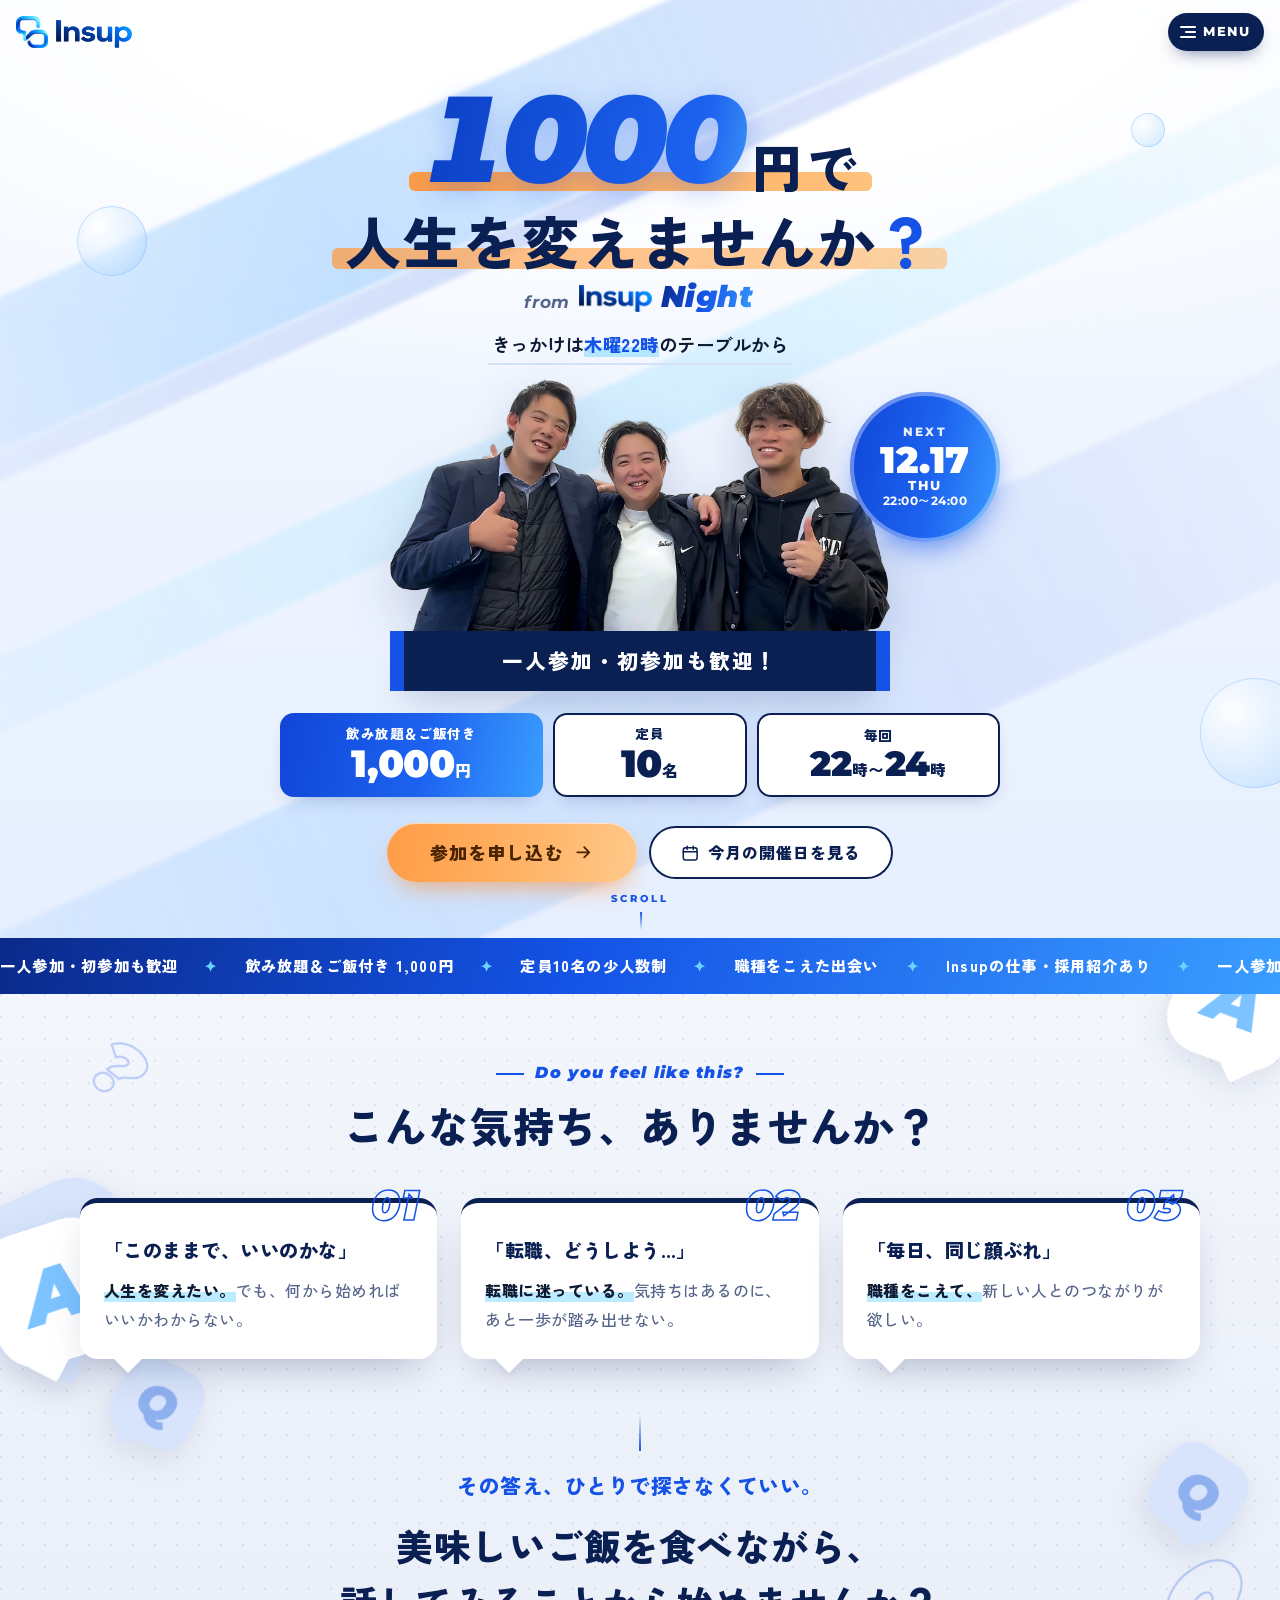
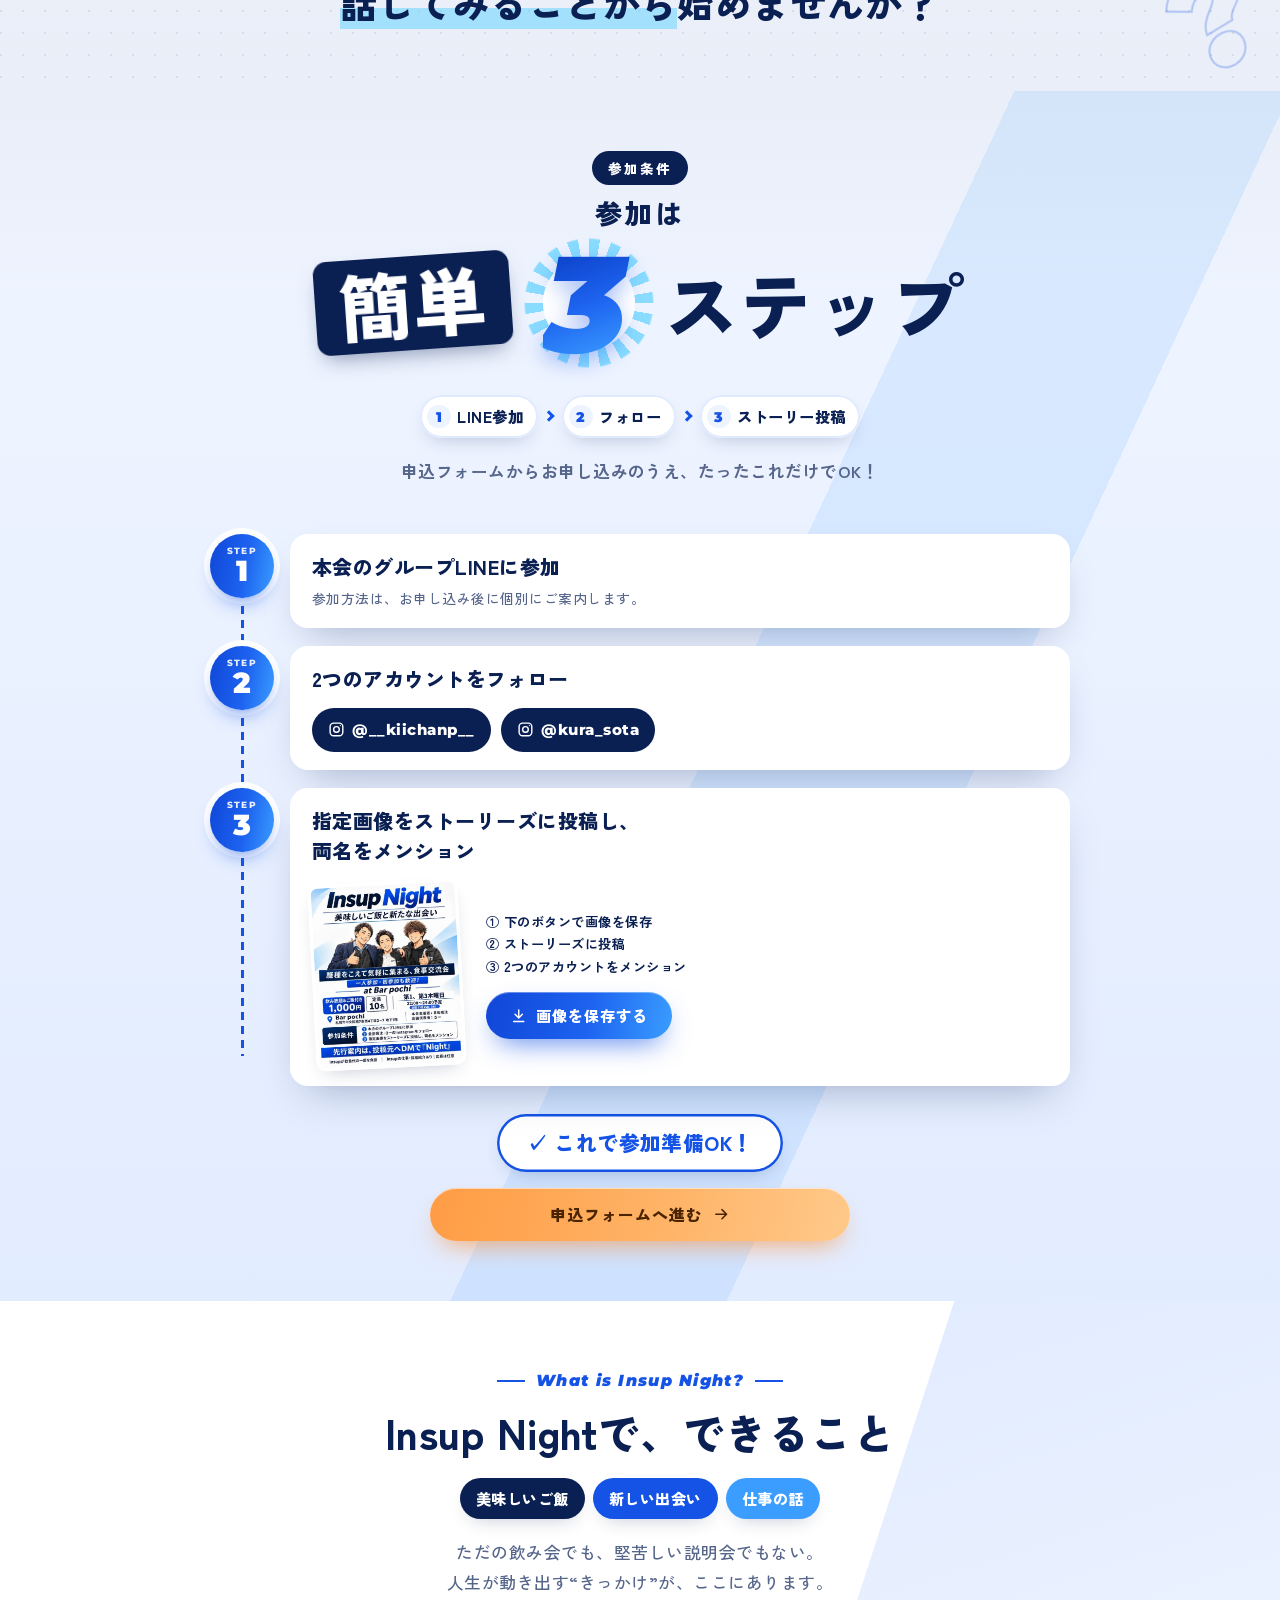
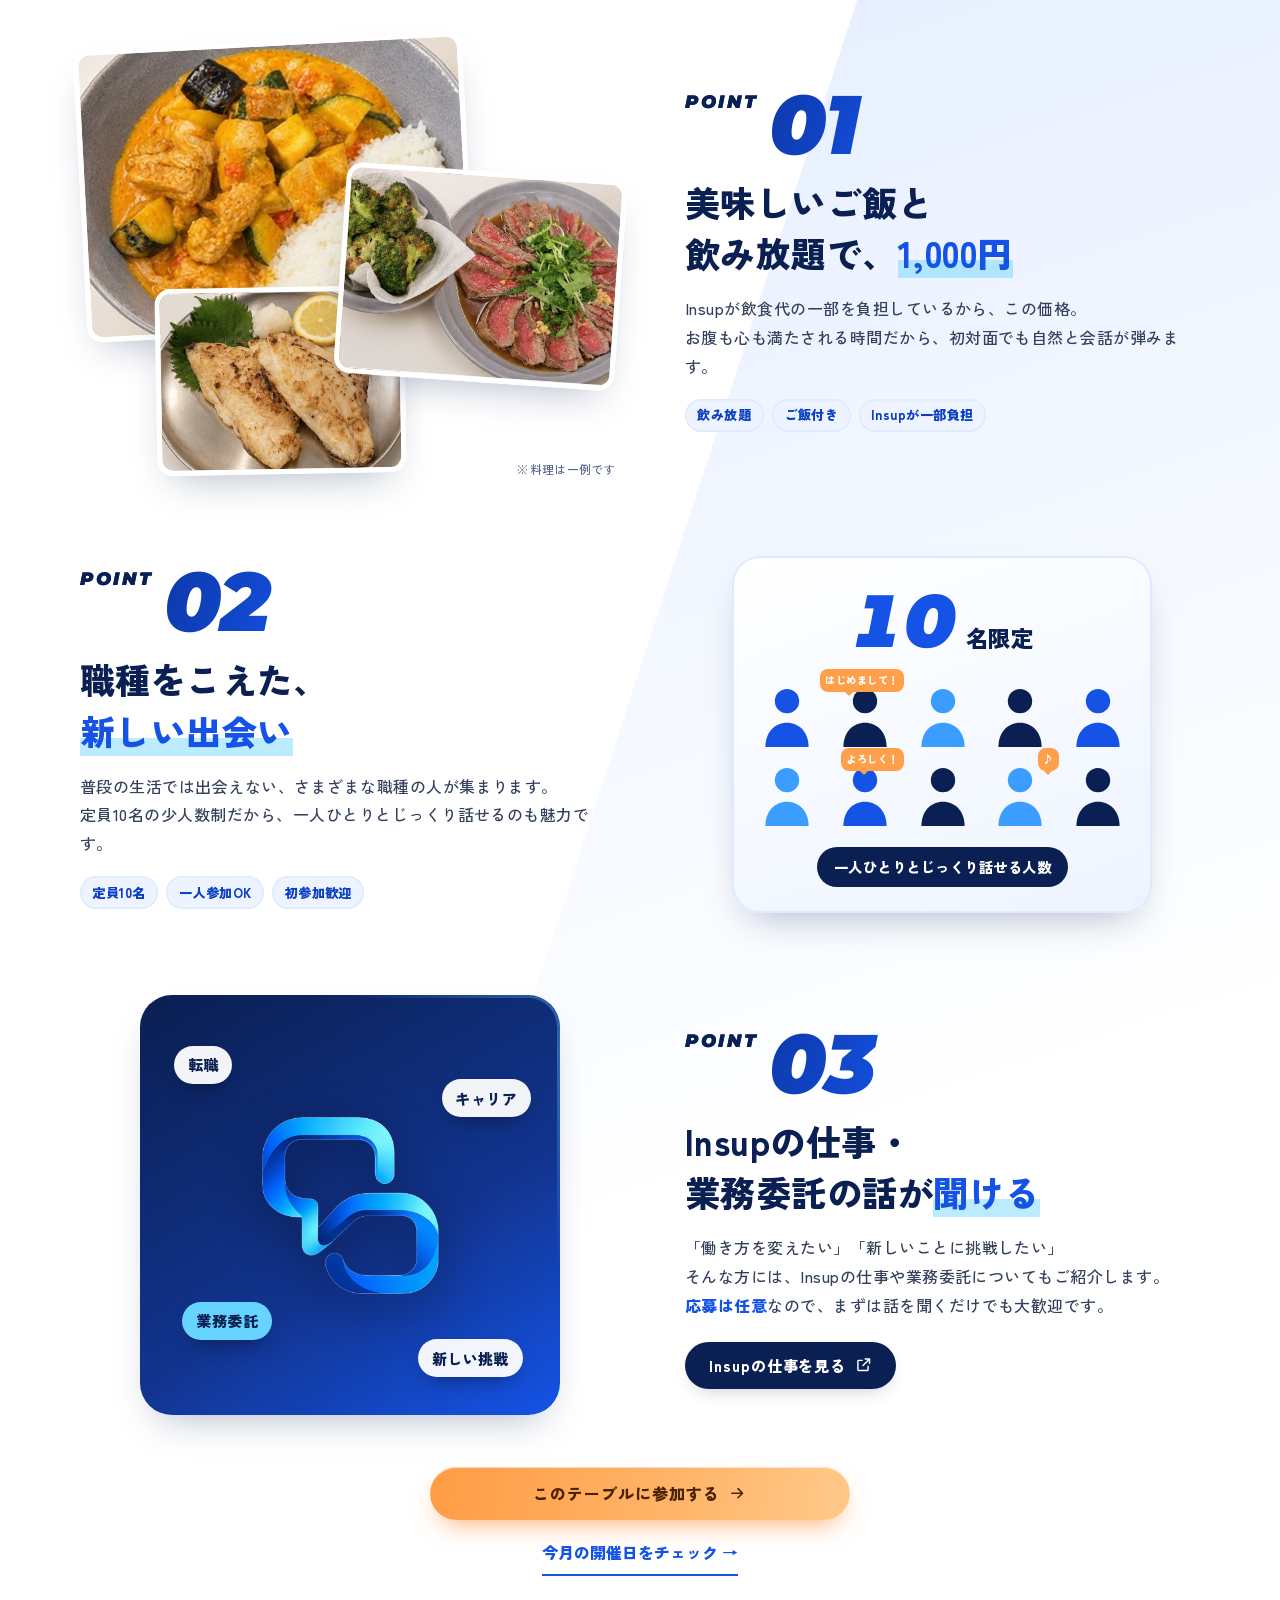
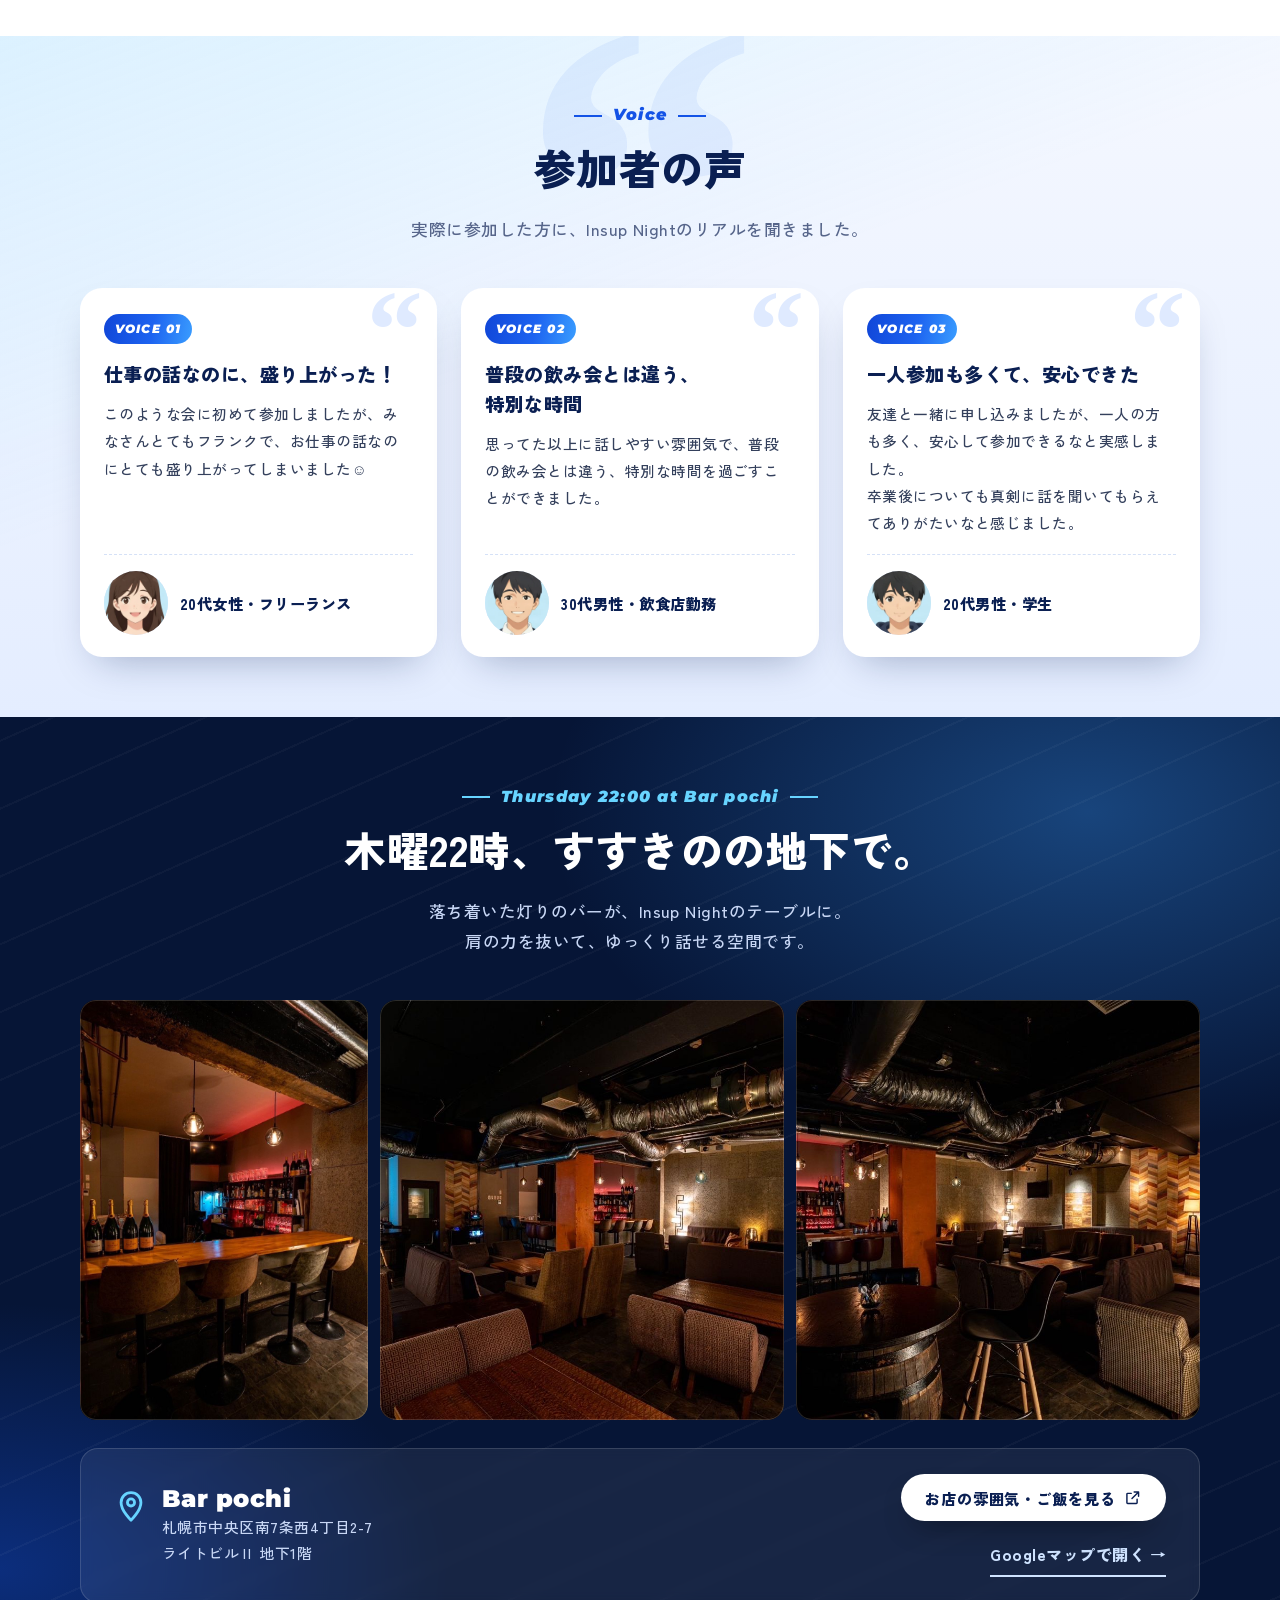
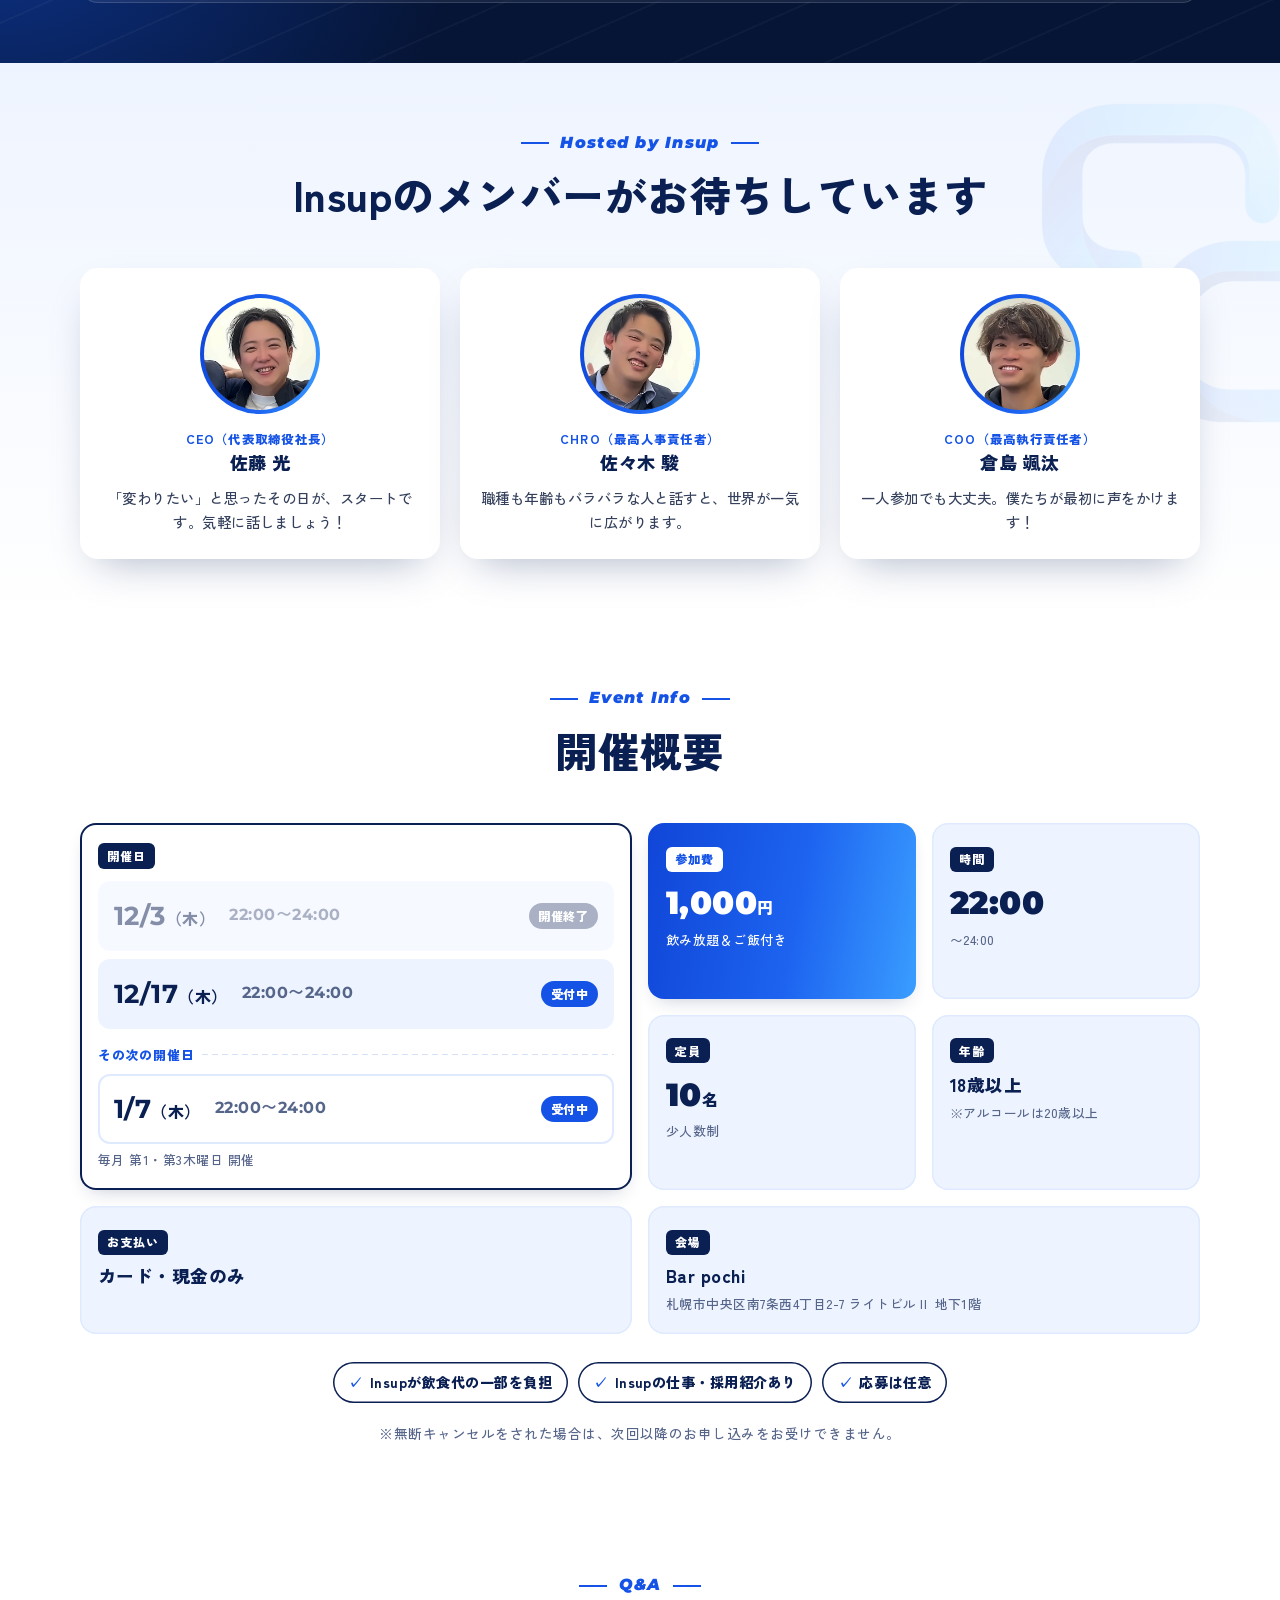
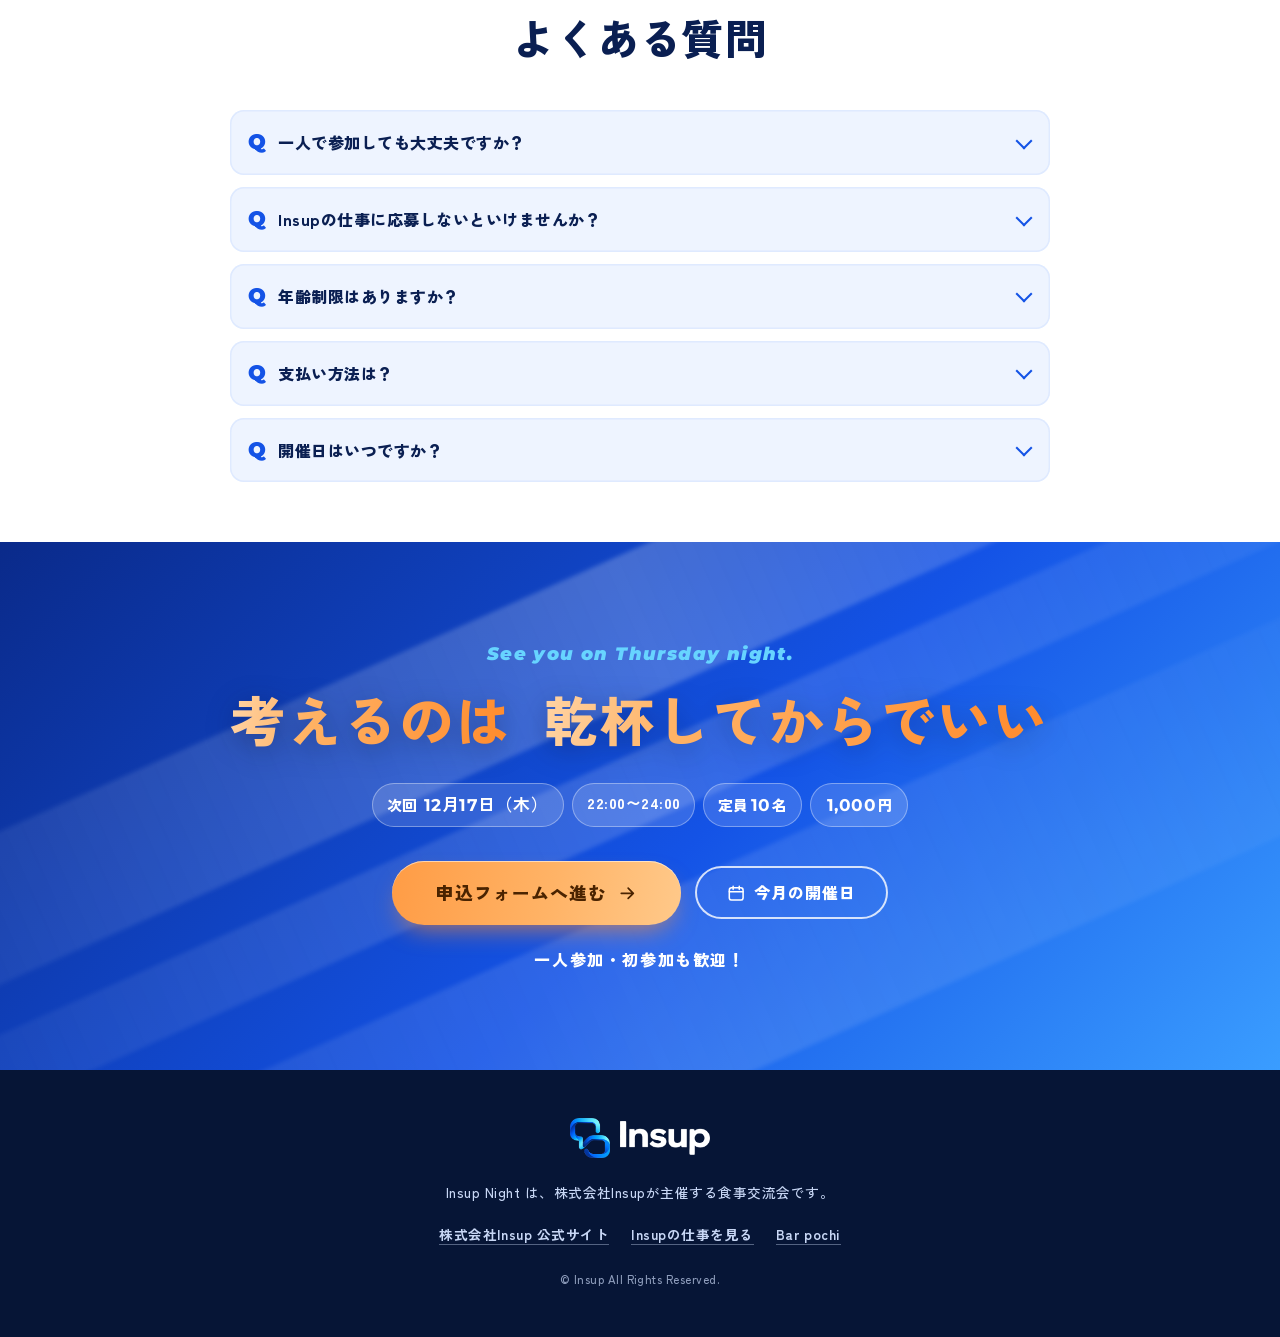
<file: index.html>
<!DOCTYPE html>
<html lang="ja">
<head>
  <meta charset="UTF-8">
  <meta name="viewport" content="width=device-width, initial-scale=1, viewport-fit=cover">
  <title>Insup Night | 1000円で人生を変えませんか？</title>
  <meta name="description" content="Insup Nightは、職種をこえて気軽に集まる食事交流会。飲み放題＆ご飯付きで1,000円、定員10名。人生を変えたい方、転職に迷っている方、新しいつながりが欲しい方へ。会場はすすきの・Bar pochi。">
  <meta name="theme-color" content="#0a1f52">
  <meta property="og:type" content="website">
  <meta property="og:title" content="Insup Night | 1000円で人生を変えませんか？">
  <meta property="og:description" content="飲み放題＆ご飯付き1,000円・定員10名。きっかけは木曜22時のテーブルから。">
  <meta property="og:url" content="https://night.insup.co.jp/">
  <meta property="og:site_name" content="Insup Night">
  <meta property="og:locale" content="ja_JP">
  <meta property="og:image" content="https://night.insup.co.jp/assets/img/og.jpg">
  <meta property="og:image:width" content="1200">
  <meta property="og:image:height" content="630">
  <meta name="twitter:card" content="summary_large_image">
  <meta name="twitter:image" content="https://night.insup.co.jp/assets/img/og.jpg">
  <link rel="canonical" href="https://night.insup.co.jp/">
  <link rel="icon" href="assets/img/insup-logo-mark.webp">
  <link rel="preconnect" href="https://fonts.googleapis.com">
  <link rel="preconnect" href="https://fonts.gstatic.com" crossorigin>
  <link href="https://fonts.googleapis.com/css2?family=Montserrat:ital,wght@0,700;0,800;0,900;1,800;1,900&family=Zen+Kaku+Gothic+New:wght@500;700;900&display=swap" rel="stylesheet">
  <link rel="stylesheet" href="assets/css/style.css">
</head>
<body>

  <!-- ============ HEADER ============ -->
  <header class="header" id="header">
    <a href="#top" class="header__logo" aria-label="Insup Night トップへ">
      <img src="assets/img/insup-logo-mark.webp" alt="" class="header__mark" width="40" height="40">
      <img src="assets/img/insup-logo-type.webp" alt="Insup" class="header__type" width="96" height="36">
    </a>
    <div class="header__actions">
      <button type="button" class="menu-btn js-menu-open" aria-expanded="false" aria-controls="site-menu">
        <span class="menu-btn__bars" aria-hidden="true"><i></i><i></i><i></i></span>
        <span class="menu-btn__label">MENU</span>
      </button>
    </div>
  </header>

  <!-- ============ MENU（目次） ============ -->
  <nav class="menu" id="site-menu" aria-label="ページ内メニュー" hidden>
    <div class="menu__overlay js-menu-close"></div>
    <div class="menu__panel">
      <div class="menu__head">
        <p class="menu__title">MENU</p>
        <button type="button" class="menu__close js-menu-close" aria-label="メニューを閉じる"><span></span><span></span></button>
      </div>
      <ul class="menu__list">
        <li style="--i:0"><a href="#worry" class="js-menu-link"><small>Do you feel like this?</small><span>こんな気持ち、ありませんか？</span></a></li>
        <li style="--i:1"><a href="#steps" class="js-menu-link"><small>How to Join</small><span>参加は簡単3ステップ</span></a></li>
        <li style="--i:2"><a href="#point" class="js-menu-link"><small>What is Insup Night?</small><span>Insup Nightでできること</span></a></li>
        <li style="--i:3"><a href="#voice" class="js-menu-link"><small>Voice</small><span>参加者の声</span></a></li>
        <li style="--i:4"><a href="#place" class="js-menu-link"><small>Place</small><span>会場（Bar pochi）</span></a></li>
        <li style="--i:5"><a href="#members" class="js-menu-link"><small>Members</small><span>Insupメンバー紹介</span></a></li>
        <li style="--i:6"><a href="#info" class="js-menu-link"><small>Event Info</small><span>開催概要</span></a></li>
        <li style="--i:7"><a href="#faq" class="js-menu-link"><small>Q&amp;A</small><span>よくある質問</span></a></li>
      </ul>
      <div class="menu__actions">
        <button type="button" class="btn btn--line-white btn--md btn--block js-open-dates js-menu-link">
          <svg class="ico" viewBox="0 0 24 24" aria-hidden="true"><rect x="3" y="5" width="18" height="16" rx="3"/><path d="M3 10h18M8 3v4M16 3v4"/></svg>
          <span>今月の開催日</span>
        </button>
        <a href="#apply" class="btn btn--cta btn--lg btn--block js-apply js-menu-link"><span>参加を申し込む</span><svg class="ico ico--arrow" viewBox="0 0 24 24" aria-hidden="true"><path d="M5 12h14M13 6l6 6-6 6"/></svg></a>
      </div>
    </div>
  </nav>

  <main id="top">

    <!-- ============ 起：HERO ============ -->
    <section class="hero" aria-labelledby="hero-title">
      <div class="hero__bg" aria-hidden="true">
        <span class="streak streak--1"></span>
        <span class="streak streak--2"></span>
        <span class="streak streak--3"></span>
        <span class="streak streak--4"></span>
        <span class="bubble bubble--1"></span>
        <span class="bubble bubble--2"></span>
        <span class="bubble bubble--3"></span>
      </div>

      <div class="hero__inner">
        <h1 class="kv" id="hero-title" aria-label="1000円で人生を変えませんか？">
          <span class="kv__line1" aria-hidden="true">
            <span class="kv__price"><span class="kv__num js-count" data-to="1000">1000</span><span class="kv__yen">円</span></span><span class="kv__de">で</span>
          </span>
          <span class="kv__line2" aria-hidden="true"><span class="kv__marker"></span><span class="kv__ch" style="--i:0">人</span><span class="kv__ch" style="--i:1">生</span><span class="kv__ch" style="--i:2">を</span><span class="kv__ch" style="--i:3">変</span><span class="kv__ch" style="--i:4">え</span><span class="kv__ch" style="--i:5">ま</span><span class="kv__ch" style="--i:6">せ</span><span class="kv__ch" style="--i:7">ん</span><span class="kv__ch" style="--i:8">か</span><span class="kv__ch kv__ch--q" style="--i:9">？</span></span>
        </h1>

        <p class="kv-from">
          <span class="kv-from__by">from</span>
          <img src="assets/img/insup-logo-type.webp" alt="Insup" class="kv-from__insup" width="300" height="113">
          <span class="kv-from__night">Night</span>
        </p>

        <p class="hero__catch anim-up" style="--d:1.5s">
          <span class="hero__catch-sub">きっかけは<em>木曜22時</em>のテーブルから</span>
        </p>

        <div class="hero__visual anim-up" style="--d:.9s">
          <div class="hero__next" aria-live="polite">
            <span class="hero__next-label">NEXT</span>
            <span class="hero__next-date js-next-date">—</span>
            <span class="hero__next-time">22:00〜24:00</span>
          </div>
          <img src="assets/img/hero-people.webp" alt="笑顔でサムズアップするInsupのメンバー3人" class="hero__people" width="1640" height="833">
          <div class="hero__band">
            <span>一人参加・初参加も歓迎！</span>
          </div>
        </div>

        <ul class="hero__badges anim-up" style="--d:1s">
          <li class="badge badge--price">
            <span class="badge__label">飲み放題＆ご飯付き</span>
            <span class="badge__value"><b>1,000</b>円</span>
          </li>
          <li class="badge">
            <span class="badge__label">定員</span>
            <span class="badge__value"><b>10</b>名</span>
          </li>
          <li class="badge">
            <span class="badge__label">毎回</span>
            <span class="badge__value badge__value--time"><b>22</b>時〜<b>24</b>時</span>
          </li>
        </ul>

        <div class="hero__cta anim-up" style="--d:1.1s" id="hero-cta">
          <a href="#apply" class="btn btn--cta btn--xl js-apply">
            <span>参加を申し込む</span>
            <svg class="ico ico--arrow" viewBox="0 0 24 24" aria-hidden="true"><path d="M5 12h14M13 6l6 6-6 6"/></svg>
          </a>
          <button type="button" class="btn btn--outline btn--lg js-open-dates">
            <svg class="ico" viewBox="0 0 24 24" aria-hidden="true"><rect x="3" y="5" width="18" height="16" rx="3"/><path d="M3 10h18M8 3v4M16 3v4"/></svg>
            <span>今月の開催日を見る</span>
          </button>
        </div>
      </div>

      <a href="#worry" class="hero__scroll" aria-label="下へスクロール"><span>SCROLL</span></a>
    </section>

    <!-- ticker -->
    <div class="ticker" aria-hidden="true">
      <div class="ticker__track">
        <span>一人参加・初参加も歓迎</span><i>✦</i>
        <span>飲み放題＆ご飯付き 1,000円</span><i>✦</i>
        <span>定員10名の少人数制</span><i>✦</i>
        <span>職種をこえた出会い</span><i>✦</i>
        <span>Insupの仕事・採用紹介あり</span><i>✦</i>
        <span>一人参加・初参加も歓迎</span><i>✦</i>
        <span>飲み放題＆ご飯付き 1,000円</span><i>✦</i>
        <span>定員10名の少人数制</span><i>✦</i>
        <span>職種をこえた出会い</span><i>✦</i>
        <span>Insupの仕事・採用紹介あり</span><i>✦</i>
      </div>
    </div>

    <!-- ============ 承：WORRY ============ -->
    <section class="sec worry" id="worry" aria-labelledby="worry-title">
      <div class="worry__bg js-qa-bg" aria-hidden="true">
        <span class="qa qa--q" style="--top:5%;--side:-28px;--s:clamp(96px,26vw,170px);--pd:0s" data-speed="-0.55" data-rot="22"><span class="qa__in">Q</span></span>
        <span class="qa qa--a qa--r" style="--top:9%;--side:-18px;--s:clamp(76px,20vw,124px);--pd:.12s" data-speed="0.4" data-rot="-18"><span class="qa__in">A</span></span>
        <span class="qa qa--x" style="--top:2%;--side:44%;--s:clamp(44px,11vw,64px);--pd:.24s" data-speed="0.9" data-rot="40"><span class="qa__in">?</span></span>
        <span class="qa qa--q qa--r" style="--top:36%;--side:3%;--s:clamp(56px,15vw,88px);--pd:.36s" data-speed="-0.7" data-rot="-30"><span class="qa__in">Q</span></span>
        <span class="qa qa--x" style="--top:30%;--side:6%;--s:clamp(52px,13vw,80px);--pd:.3s" data-speed="0.6" data-rot="-35"><span class="qa__in">?</span></span>
        <span class="qa qa--a" style="--top:54%;--side:-14px;--s:clamp(84px,22vw,136px);--pd:.48s" data-speed="0.5" data-rot="16"><span class="qa__in">A</span></span>
        <span class="qa qa--x qa--r" style="--top:64%;--side:-8px;--s:clamp(90px,24vw,150px);--pd:.6s" data-speed="-0.35" data-rot="28"><span class="qa__in">?</span></span>
        <span class="qa qa--q" style="--top:84%;--side:9%;--s:clamp(58px,15vw,84px);--pd:.72s" data-speed="0.75" data-rot="-24"><span class="qa__in">Q</span></span>
        <span class="qa qa--a qa--r" style="--top:88%;--side:12%;--s:clamp(64px,17vw,100px);--pd:.84s" data-speed="-0.5" data-rot="20"><span class="qa__in">A</span></span>
      </div>
      <div class="container">
        <header class="sec-head reveal">
          <p class="sec-head__en">Do you feel like this?</p>
          <h2 class="sec-head__ja" id="worry-title">こんな気持ち、<br class="sp">ありませんか？</h2>
        </header>

        <ul class="worry__list">
          <li class="worry-card reveal">
            <span class="worry-card__no">01</span>
            <p class="worry-card__quote">「このままで、いいのかな」</p>
            <p class="worry-card__text"><mark>人生を変えたい。</mark>でも、何から始めればいいかわからない。</p>
          </li>
          <li class="worry-card reveal" style="--d:.1s">
            <span class="worry-card__no">02</span>
            <p class="worry-card__quote">「転職、どうしよう…」</p>
            <p class="worry-card__text"><mark>転職に迷っている。</mark>気持ちはあるのに、あと一歩が踏み出せない。</p>
          </li>
          <li class="worry-card reveal" style="--d:.2s">
            <span class="worry-card__no">03</span>
            <p class="worry-card__quote">「毎日、同じ顔ぶれ」</p>
            <p class="worry-card__text"><mark>職種をこえて、</mark>新しい人とのつながりが欲しい。</p>
          </li>
        </ul>

        <div class="worry__answer reveal">
          <p class="worry__answer-lead">その答え、<br class="sp">ひとりで探さなくていい。</p>
          <p class="worry__answer-main">美味しいご飯を食べながら、<br><span class="hl">話してみることから</span><br class="sp">始めませんか？</p>
        </div>
      </div>
    </section>

    <!-- ============ 承：STEPS（参加は簡単3ステップ）============ -->
    <section class="sec steps" id="steps" aria-labelledby="steps-title">
      <div class="container">
        <header class="easy reveal">
          <p class="easy__label">参加条件</p>
          <h2 class="easy__title" id="steps-title" aria-label="参加は簡単3ステップ">
            <span class="easy__pre" aria-hidden="true">参加は</span>
            <span class="easy__main" aria-hidden="true">
              <span class="easy__kantan">簡単</span>
              <span class="easy__three"><span class="easy__burst"></span><b>3</b></span>
              <span class="easy__step">ステップ</span>
            </span>
          </h2>
          <ol class="easy__flow" aria-hidden="true">
            <li style="--n:0"><span>1</span>LINE参加</li>
            <li style="--n:1"><span>2</span>フォロー</li>
            <li style="--n:2"><span>3</span>ストーリー投稿</li>
          </ol>
          <p class="easy__lead">申込フォームからお申し込みのうえ、<br class="sp">たったこれだけでOK！</p>
        </header>

        <ol class="steps__list">
          <li class="step reveal">
            <span class="step__no"><small>STEP</small>1</span>
            <div class="step__body">
              <h3 class="step__title">本会のグループLINEに参加</h3>
              <p class="step__note">参加方法は、お申し込み後に個別にご案内します。</p>
            </div>
          </li>
          <li class="step reveal" style="--d:.1s">
            <span class="step__no"><small>STEP</small>2</span>
            <div class="step__body">
              <h3 class="step__title">2つのアカウントをフォロー</h3>
              <div class="ig-list">
                <a href="https://www.instagram.com/__kiichanp__/" class="ig-btn" target="_blank" rel="noopener">
                  <svg class="ico" viewBox="0 0 24 24" aria-hidden="true"><rect x="3" y="3" width="18" height="18" rx="5"/><circle cx="12" cy="12" r="4"/><circle cx="17.5" cy="6.5" r=".8" class="fill"/></svg>
                  <span>@__kiichanp__</span>
                </a>
                <a href="https://www.instagram.com/kura_sota/" class="ig-btn" target="_blank" rel="noopener">
                  <svg class="ico" viewBox="0 0 24 24" aria-hidden="true"><rect x="3" y="3" width="18" height="18" rx="5"/><circle cx="12" cy="12" r="4"/><circle cx="17.5" cy="6.5" r=".8" class="fill"/></svg>
                  <span>@kura_sota</span>
                </a>
              </div>
            </div>
          </li>
          <li class="step reveal" style="--d:.2s">
            <span class="step__no"><small>STEP</small>3</span>
            <div class="step__body">
              <h3 class="step__title">指定画像をストーリーズに投稿し、<br class="pc">両名をメンション</h3>
              <div class="story">
                <img src="assets/img/insup-night-flyer-thumb.jpg" alt="ストーリーズ投稿用の指定画像（Insup Nightの告知画像）" class="story__img js-story-thumb" loading="lazy" width="560" height="700">
                <p class="story__note"><span>① 下のボタンで画像を保存</span><span>② ストーリーズに投稿</span><span>③ 2つのアカウントをメンション</span></p>
                <button type="button" class="btn btn--primary btn--md story__btn js-save-image">
                  <svg class="ico" viewBox="0 0 24 24" aria-hidden="true"><path d="M12 4v11M7 10l5 5 5-5M5 20h14"/></svg>
                  <span>画像を保存する</span>
                </button>
              </div>
            </div>
          </li>
        </ol>

        <div class="steps__done reveal">
          <p class="steps__done-text"><span>これで参加準備OK！</span></p>
          <a href="#apply" class="btn btn--cta btn--lg js-apply"><span>申込フォームへ進む</span><svg class="ico ico--arrow" viewBox="0 0 24 24" aria-hidden="true"><path d="M5 12h14M13 6l6 6-6 6"/></svg></a>
        </div>
      </div>
    </section>

    <!-- ============ 転：POINT ============ -->
    <section class="sec point" id="point" aria-labelledby="point-title">
      <div class="point__deco" aria-hidden="true"></div>
      <div class="container">
        <header class="sec-head scan-head reveal">
          <p class="sec-head__en">What is Insup Night?</p>
          <h2 class="sec-head__ja scan-head__title" id="point-title"><span class="nowrap">Insup Nightで、</span><br class="sp">できること</h2>
          <ul class="scan-head__chips" aria-label="Insup Nightでできること">
            <li style="--i:0">美味しいご飯</li>
            <li style="--i:1">新しい出会い</li>
            <li style="--i:2">仕事の話</li>
          </ul>
          <p class="sec-head__lead">ただの飲み会でも、堅苦しい説明会でもない。<br>人生が動き出す“きっかけ”が、ここにあります。</p>
        </header>

        <!-- 01 -->
        <article class="point-item reveal">
          <div class="point-item__media point-item__media--food">
            <img src="assets/img/food-1.jpg" alt="バターチキンカレー" class="pf pf--1" loading="lazy" width="960" height="640">
            <img src="assets/img/food-2.jpg" alt="牛肉のたたきとブロッコリーの唐揚げ" class="pf pf--2" loading="lazy" width="801" height="508">
            <img src="assets/img/food-3.jpg" alt="カレイの塩焼き" class="pf pf--3" loading="lazy" width="800" height="512">
            <span class="point-item__caption">※料理は一例です</span>
          </div>
          <div class="point-item__body">
            <p class="point-item__no"><span>POINT</span>01</p>
            <h3 class="point-item__title">美味しいご飯と<br>飲み放題で、<em>1,000円</em></h3>
            <p class="point-item__text">Insupが飲食代の一部を負担しているから、この価格。<br class="pc">お腹も心も満たされる時間だから、初対面でも自然と会話が弾みます。</p>
            <ul class="chips">
              <li>飲み放題</li><li>ご飯付き</li><li>Insupが一部負担</li>
            </ul>
          </div>
        </article>

        <!-- 02 -->
        <article class="point-item point-item--rev reveal">
          <div class="point-item__media point-item__media--meet">
            <div class="ppl" role="img" aria-label="定員10名限定">
              <p class="ppl__count" aria-hidden="true"><b class="js-ppl-count" data-to="10">10</b><span>名限定</span></p>
              <ul class="ppl__grid" aria-hidden="true">
                <li class="ppl__person" style="--i:0"><svg viewBox="0 0 40 48" aria-hidden="true"><circle cx="20" cy="12" r="9"/><path d="M4 46c0-11 7-18 16-18s16 7 16 18z"/></svg></li>
                <li class="ppl__person" style="--i:1"><svg viewBox="0 0 40 48" aria-hidden="true"><circle cx="20" cy="12" r="9"/><path d="M4 46c0-11 7-18 16-18s16 7 16 18z"/></svg><span class="ppl__bubble" style="--b:0">はじめまして！</span></li>
                <li class="ppl__person" style="--i:2"><svg viewBox="0 0 40 48" aria-hidden="true"><circle cx="20" cy="12" r="9"/><path d="M4 46c0-11 7-18 16-18s16 7 16 18z"/></svg></li>
                <li class="ppl__person" style="--i:3"><svg viewBox="0 0 40 48" aria-hidden="true"><circle cx="20" cy="12" r="9"/><path d="M4 46c0-11 7-18 16-18s16 7 16 18z"/></svg></li>
                <li class="ppl__person" style="--i:4"><svg viewBox="0 0 40 48" aria-hidden="true"><circle cx="20" cy="12" r="9"/><path d="M4 46c0-11 7-18 16-18s16 7 16 18z"/></svg></li>
                <li class="ppl__person" style="--i:5"><svg viewBox="0 0 40 48" aria-hidden="true"><circle cx="20" cy="12" r="9"/><path d="M4 46c0-11 7-18 16-18s16 7 16 18z"/></svg></li>
                <li class="ppl__person" style="--i:6"><svg viewBox="0 0 40 48" aria-hidden="true"><circle cx="20" cy="12" r="9"/><path d="M4 46c0-11 7-18 16-18s16 7 16 18z"/></svg><span class="ppl__bubble" style="--b:1">よろしく！</span></li>
                <li class="ppl__person" style="--i:7"><svg viewBox="0 0 40 48" aria-hidden="true"><circle cx="20" cy="12" r="9"/><path d="M4 46c0-11 7-18 16-18s16 7 16 18z"/></svg></li>
                <li class="ppl__person" style="--i:8"><svg viewBox="0 0 40 48" aria-hidden="true"><circle cx="20" cy="12" r="9"/><path d="M4 46c0-11 7-18 16-18s16 7 16 18z"/></svg><span class="ppl__bubble" style="--b:2">♪</span></li>
                <li class="ppl__person" style="--i:9"><svg viewBox="0 0 40 48" aria-hidden="true"><circle cx="20" cy="12" r="9"/><path d="M4 46c0-11 7-18 16-18s16 7 16 18z"/></svg></li>
              </ul>
              <p class="ppl__tag" aria-hidden="true">一人ひとりとじっくり話せる人数</p>
            </div>
          </div>
          <div class="point-item__body">
            <p class="point-item__no"><span>POINT</span>02</p>
            <h3 class="point-item__title">職種をこえた、<br><em>新しい出会い</em></h3>
            <p class="point-item__text">普段の生活では出会えない、さまざまな職種の人が集まります。<br class="pc">定員10名の少人数制だから、一人ひとりとじっくり話せるのも魅力です。</p>
            <ul class="chips">
              <li>定員10名</li><li>一人参加OK</li><li>初参加歓迎</li>
            </ul>
          </div>
        </article>

        <!-- 03 -->
        <article class="point-item point-item--career reveal">
          <div class="point-item__media point-item__media--career">
            <div class="career-visual">
              <img src="assets/img/insup-logo-mark.webp" alt="" class="career-visual__mark" width="600" height="602" aria-hidden="true">
              <div class="career-visual__words" aria-hidden="true">
                <span>転職</span><span>キャリア</span><span>業務委託</span><span>新しい挑戦</span>
              </div>
            </div>
          </div>
          <div class="point-item__body">
            <p class="point-item__no"><span>POINT</span>03</p>
            <h3 class="point-item__title">Insupの仕事・<br>業務委託の話が<em>聞ける</em></h3>
            <p class="point-item__text">「働き方を変えたい」「新しいことに挑戦したい」<br>そんな方には、Insupの仕事や業務委託についてもご紹介します。<br class="pc"><strong>応募は任意</strong>なので、まずは話を聞くだけでも大歓迎です。</p>
            <a href="https://insup.co.jp/careers.html" class="btn btn--navy btn--md" target="_blank" rel="noopener">
              <span>Insupの仕事を見る</span>
              <svg class="ico" viewBox="0 0 24 24" aria-hidden="true"><path d="M14 4h6v6M20 4l-9 9M18 14v5a1 1 0 0 1-1 1H5a1 1 0 0 1-1-1V7a1 1 0 0 1 1-1h5"/></svg>
            </a>
          </div>
        </article>

        <div class="inline-cta reveal">
          <a href="#apply" class="btn btn--cta btn--lg js-apply"><span>このテーブルに参加する</span><svg class="ico ico--arrow" viewBox="0 0 24 24" aria-hidden="true"><path d="M5 12h14M13 6l6 6-6 6"/></svg></a>
          <button type="button" class="link-btn js-open-dates">今月の開催日をチェック →</button>
        </div>
      </div>
    </section>

    <!-- ============ 転：VOICE（参加者の声）============ -->
    <section class="sec voice" id="voice" aria-labelledby="voice-title">
      <div class="voice__deco" aria-hidden="true">“</div>
      <div class="container">
        <header class="sec-head reveal">
          <p class="sec-head__en">Voice</p>
          <h2 class="sec-head__ja" id="voice-title">参加者の声</h2>
          <p class="sec-head__lead">実際に参加した方に、<br class="sp">Insup Nightのリアルを聞きました。</p>
        </header>
        <ul class="voice__list js-voices"></ul>
        <p class="voice__swipe" aria-hidden="true">← スワイプで次の声へ →</p>
      </div>
    </section>

    <!-- ============ 転：PLACE ============ -->
    <section class="sec place" id="place" aria-labelledby="place-title">
      <div class="container">
        <header class="sec-head sec-head--light reveal">
          <p class="sec-head__en">Thursday 22:00 at Bar pochi</p>
          <h2 class="sec-head__ja" id="place-title">木曜22時、<br class="sp">すすきのの地下で。</h2>
          <p class="sec-head__lead">落ち着いた灯りのバーが、<br class="sp">Insup Nightのテーブルに。<br>肩の力を抜いて、ゆっくり話せる空間です。</p>
        </header>

        <div class="place__gallery reveal">
          <figure class="place__ph place__ph--a"><img src="assets/img/pochi-counter.jpg" alt="Bar pochiのカウンター席" loading="lazy" width="800" height="1200"></figure>
          <figure class="place__ph place__ph--b"><img src="assets/img/pochi-sofa.jpg" alt="Bar pochiのソファ席" loading="lazy" width="1200" height="800"></figure>
          <figure class="place__ph place__ph--c"><img src="assets/img/pochi-hall.jpg" alt="Bar pochiの店内" loading="lazy" width="1200" height="800"></figure>
        </div>

        <div class="place__info reveal">
          <div class="place__addr">
            <svg class="ico ico--pin" viewBox="0 0 24 24" aria-hidden="true"><path d="M12 22s7-6.6 7-12.5A7 7 0 0 0 5 9.5C5 15.4 12 22 12 22z"/><circle cx="12" cy="9.5" r="2.5"/></svg>
            <div>
              <p class="place__name">Bar pochi</p>
              <p class="place__text">札幌市中央区南7条西4丁目2-7<br>ライトビルⅡ 地下1階</p>
            </div>
          </div>
          <div class="place__btns">
            <a href="https://www.pochi-susukino.com/" class="btn btn--white btn--md" target="_blank" rel="noopener">
              <span>お店の雰囲気・ご飯を見る</span>
              <svg class="ico" viewBox="0 0 24 24" aria-hidden="true"><path d="M14 4h6v6M20 4l-9 9M18 14v5a1 1 0 0 1-1 1H5a1 1 0 0 1-1-1V7a1 1 0 0 1 1-1h5"/></svg>
            </a>
            <a href="https://www.google.com/maps/search/?api=1&query=%E6%9C%AD%E5%B9%8C%E5%B8%82%E4%B8%AD%E5%A4%AE%E5%8C%BA%E5%8D%977%E6%9D%A1%E8%A5%BF4%E4%B8%81%E7%9B%AE2-7%20%E3%83%A9%E3%82%A4%E3%83%88%E3%83%93%E3%83%AB%E2%85%A1" class="link-btn link-btn--light" target="_blank" rel="noopener">Googleマップで開く →</a>
          </div>
        </div>
      </div>
    </section>

    <!-- ============ 転：MEMBERS ============ -->
    <section class="sec members" id="members" aria-labelledby="members-title">
      <div class="container">
        <header class="sec-head reveal">
          <p class="sec-head__en">Hosted by Insup</p>
          <h2 class="sec-head__ja" id="members-title">Insupのメンバーが<br class="sp">お待ちしています</h2>
        </header>
        <ul class="members__list js-members"></ul>
      </div>
    </section>

    <!-- ============ 結：INFO ============ -->
    <section class="sec info" id="info" aria-labelledby="info-title">
      <div class="container">
        <header class="sec-head reveal">
          <p class="sec-head__en">Event Info</p>
          <h2 class="sec-head__ja" id="info-title">開催概要</h2>
        </header>

        <div class="info__grid reveal">
          <div class="info-card info-card--date">
            <p class="info-card__label">開催日</p>
            <ul class="date-list js-date-list"></ul>
            <div class="date-next js-next-block" hidden>
              <p class="date-next__label js-next-label">その次の開催日</p>
              <ul class="date-list js-next-list"></ul>
            </div>
            <p class="info-card__sub js-regular"></p>
          </div>
          <div class="info-card info-card--price">
            <p class="info-card__label">参加費</p>
            <p class="info-card__value"><b>1,000</b>円</p>
            <p class="info-card__sub">飲み放題＆ご飯付き</p>
          </div>
          <div class="info-card">
            <p class="info-card__label">時間</p>
            <p class="info-card__value"><b>22:00</b></p>
            <p class="info-card__sub">〜24:00</p>
          </div>
          <div class="info-card">
            <p class="info-card__label">定員</p>
            <p class="info-card__value"><b>10</b>名</p>
            <p class="info-card__sub">少人数制</p>
          </div>
          <div class="info-card">
            <p class="info-card__label">年齢</p>
            <p class="info-card__value info-card__value--s">18歳以上</p>
            <p class="info-card__sub">※アルコールは20歳以上</p>
          </div>
          <div class="info-card info-card--half">
            <p class="info-card__label">お支払い</p>
            <p class="info-card__value info-card__value--s">カード・現金のみ</p>
          </div>
          <div class="info-card info-card--wide">
            <p class="info-card__label">会場</p>
            <p class="info-card__value info-card__value--s">Bar pochi</p>
            <p class="info-card__sub">札幌市中央区南7条西4丁目2-7 ライトビルⅡ 地下1階</p>
          </div>
        </div>

        <ul class="info__notes reveal">
          <li>Insupが飲食代の一部を負担</li>
          <li>Insupの仕事・採用紹介あり</li>
          <li>応募は任意</li>
        </ul>
        <p class="info__cancel js-cancel" hidden></p>
      </div>
    </section>

    <!-- ============ FAQ ============ -->
    <section class="sec faq" id="faq" aria-labelledby="faq-title">
      <div class="container container--narrow">
        <header class="sec-head reveal">
          <p class="sec-head__en">Q&amp;A</p>
          <h2 class="sec-head__ja" id="faq-title">よくある質問</h2>
        </header>
        <div class="faq__list reveal">
          <details class="faq-item">
            <summary>一人で参加しても大丈夫ですか？</summary>
            <p>はい、大丈夫です。一人参加・初参加の方も大歓迎です。</p>
          </details>
          <details class="faq-item">
            <summary>Insupの仕事に応募しないといけませんか？</summary>
            <p>いいえ。Insupの仕事・採用紹介はありますが、応募は任意です。話を聞くだけでも大歓迎です。</p>
          </details>
          <details class="faq-item">
            <summary>年齢制限はありますか？</summary>
            <p>18歳以上の方が対象です。アルコールの提供は20歳以上の方に限ります。</p>
          </details>
          <details class="faq-item">
            <summary>支払い方法は？</summary>
            <p>カード・現金のみとなります。</p>
          </details>
          <details class="faq-item">
            <summary>開催日はいつですか？</summary>
            <p>毎月第1・第3木曜日の22:00〜24:00に開催しています。開催日は「今月の開催日」ボタンからご確認ください。</p>
          </details>
        </div>
      </div>
    </section>

    <!-- ============ 結：FINAL CTA ============ -->
    <section class="final" id="apply" aria-labelledby="final-title">
      <div class="final__bg" aria-hidden="true">
        <span class="streak streak--1"></span>
        <span class="streak streak--2"></span>
        <span class="streak streak--3"></span>
      </div>
      <div class="container final__inner">
        <p class="final__en reveal">See you on Thursday night.</p>
        <h2 class="final__title reveal" id="final-title"><span>考えるのは</span><span class="final__gap"> </span><br class="sp"><span>乾杯してからでいい</span></h2>
        <div class="final__meta reveal">
          <span>次回 <b class="js-next-date">—</b></span>
          <span>22:00〜24:00</span>
          <span>定員<b>10</b>名</span>
          <span><b>1,000</b>円</span>
        </div>
        <div class="final__btns reveal">
          <a href="#apply" class="btn btn--cta btn--xl js-apply" id="final-cta">
            <span>申込フォームへ進む</span>
            <svg class="ico ico--arrow" viewBox="0 0 24 24" aria-hidden="true"><path d="M5 12h14M13 6l6 6-6 6"/></svg>
          </a>
          <button type="button" class="btn btn--line-white btn--lg js-open-dates">
            <svg class="ico" viewBox="0 0 24 24" aria-hidden="true"><rect x="3" y="5" width="18" height="16" rx="3"/><path d="M3 10h18M8 3v4M16 3v4"/></svg>
            <span>今月の開催日</span>
          </button>
        </div>
        <p class="final__note reveal">一人参加・初参加も歓迎！</p>
      </div>
    </section>
  </main>

  <!-- ============ FOOTER ============ -->
  <footer class="footer">
    <div class="container footer__inner">
      <a href="https://insup.co.jp/" class="footer__logo" target="_blank" rel="noopener">
        <img src="assets/img/insup-logo-mark.webp" alt="" width="40" height="40">
        <img src="assets/img/insup-logo-type.webp" alt="Insup" width="90" height="34">
      </a>
      <p class="footer__desc">Insup Night は、株式会社Insupが主催する食事交流会です。</p>
      <ul class="footer__links">
        <li><a href="https://insup.co.jp/" target="_blank" rel="noopener">株式会社Insup 公式サイト</a></li>
        <li><a href="https://insup.co.jp/careers.html" target="_blank" rel="noopener">Insupの仕事を見る</a></li>
        <li><a href="https://www.pochi-susukino.com/" target="_blank" rel="noopener">Bar pochi</a></li>
      </ul>
      <small class="footer__copy">© Insup All Rights Reserved.</small>
    </div>
  </footer>

  <!-- ============ STICKY CTA ============ -->
  <div class="sticky-cta" id="sticky-cta" aria-hidden="true">
    <button type="button" class="sticky-cta__dates js-open-dates" tabindex="-1">
      <svg class="ico" viewBox="0 0 24 24" aria-hidden="true"><rect x="3" y="5" width="18" height="16" rx="3"/><path d="M3 10h18M8 3v4M16 3v4"/></svg>
      <span>開催日</span>
    </button>
    <a href="#apply" class="sticky-cta__apply js-apply" tabindex="-1">
      <span class="sticky-cta__small">定員10名・1,000円</span>
      <span class="sticky-cta__main">参加を申し込む</span>
      <svg class="ico ico--arrow" viewBox="0 0 24 24" aria-hidden="true"><path d="M5 12h14M13 6l6 6-6 6"/></svg>
    </a>
  </div>

  <!-- ============ MODAL：今月の開催日 ============ -->
  <div class="modal" id="dates-modal" role="dialog" aria-modal="true" aria-labelledby="modal-title" hidden>
    <div class="modal__overlay js-close-modal"></div>
    <div class="modal__panel">
      <button type="button" class="modal__close js-close-modal" aria-label="閉じる">×</button>
      <p class="modal__en">SCHEDULE</p>
      <h2 class="modal__title" id="modal-title"><span class="js-month-label"></span>の開催日</h2>
      <ul class="date-list date-list--modal js-date-list"></ul>
      <div class="date-next js-next-block" hidden>
        <p class="date-next__label js-next-label">その次の開催日</p>
        <ul class="date-list js-next-list"></ul>
      </div>
      <p class="modal__regular js-regular"></p>
      <dl class="modal__meta">
        <div><dt>時間</dt><dd>22:00〜24:00</dd></div>
        <div><dt>会場</dt><dd>Bar pochi（すすきの）</dd></div>
        <div><dt>参加費</dt><dd>1,000円（飲み放題＆ご飯付き）</dd></div>
      </dl>
      <a href="#apply" class="btn btn--cta btn--lg btn--block js-apply"><span>この日に申し込む</span><svg class="ico ico--arrow" viewBox="0 0 24 24" aria-hidden="true"><path d="M5 12h14M13 6l6 6-6 6"/></svg></a>
    </div>
  </div>

  <!-- toast -->
  <div class="toast" id="toast" role="status" aria-live="polite"></div>

  <script src="assets/js/config.js"></script>
  <script src="assets/js/main.js"></script>
</body>
</html>
</file>
<file: assets/css/style.css>
/* =========================================================
   Insup Night LP
   ========================================================= */
:root {
  --navy: #0a1f52;
  --navy-d: #061536;
  --blue: #1453e6;
  --blue-d: #0b3fc4;
  --sky: #3a9dff;
  --cyan: #67d4ff;
  --ice: #eef4ff;
  --ice-2: #dfeaff;
  --ink: #0d1a33;
  --muted: #56658a;
  --line: #d5e1f7;
  --white: #fff;
  --grad: linear-gradient(110deg, #0a2a8a 0%, #1453e6 45%, #3a9dff 100%);
  --grad-btn: linear-gradient(100deg, #1046d8 0%, #1d63f0 55%, #3a9dff 100%);
  --orange: #ff9f4a;
  --orange-l: #ffd2a1;
  --orange-ink: #4a2300;
  --grad-cta: linear-gradient(100deg, #ff9c45 0%, #ffb366 55%, #ffc98a 100%);
  --shadow: 0 18px 40px -18px rgba(10, 31, 82, .35);
  --shadow-s: 0 8px 20px -10px rgba(10, 31, 82, .3);
  --radius: 18px;
  --ff: "Zen Kaku Gothic New", "Hiragino Kaku Gothic ProN", "Hiragino Sans", Meiryo, sans-serif;
  --ff-en: "Montserrat", var(--ff);
  --header-h: 64px;
}

*, *::before, *::after { box-sizing: border-box; }
html { scroll-behavior: smooth; -webkit-text-size-adjust: 100%; }
body {
  margin: 0;
  font-family: var(--ff);
  font-weight: 500;
  color: var(--ink);
  background: var(--white);
  line-height: 1.8;
  letter-spacing: .03em;
  overflow-x: hidden;
  -webkit-font-smoothing: antialiased;
}
body.is-locked { overflow: hidden; }
img { max-width: 100%; height: auto; display: block; }
a { color: inherit; }
button { font: inherit; color: inherit; cursor: pointer; }
ul, ol { list-style: none; margin: 0; padding: 0; }
h1, h2, h3, p, figure, dl, dd { margin: 0; }
mark { background: none; color: inherit; }

.sp { display: inline; }
.pc { display: none; }
@media (min-width: 768px) { .sp { display: none; } .pc { display: inline; } }
.nowrap { white-space: nowrap; }

.container { width: min(1120px, 100% - 40px); margin-inline: auto; }
.container--narrow { width: min(820px, 100% - 40px); }

.ico { width: 1.15em; height: 1.15em; fill: none; stroke: currentColor; stroke-width: 2; stroke-linecap: round; stroke-linejoin: round; flex-shrink: 0; }
.ico .fill { fill: currentColor; stroke: none; }

/* =========================================================
   Buttons
   ========================================================= */
.btn {
  position: relative;
  display: inline-flex; align-items: center; justify-content: center; gap: .55em;
  border: 0; border-radius: 999px;
  font-weight: 900; text-decoration: none; letter-spacing: .06em; line-height: 1.2;
  transition: transform .25s ease, box-shadow .25s ease, background-color .25s ease, color .25s ease;
  overflow: hidden; isolation: isolate;
  -webkit-tap-highlight-color: transparent;
}
.btn:active { transform: translateY(1px) scale(.98); }
.btn--sm { padding: .62em 1.1em; font-size: .82rem; }
.btn--md { padding: .95em 1.6em; font-size: .95rem; }
.btn--lg { padding: 1.05em 2em; font-size: 1rem; }
.btn--xl { padding: 1.2em 2.4em; font-size: 1.12rem; }
.btn--block { width: 100%; }

.btn--primary {
  color: #fff; background: var(--grad-btn);
  box-shadow: 0 12px 28px -10px rgba(20, 83, 230, .75), inset 0 1px 0 rgba(255, 255, 255, .35);
}
.btn--primary::after,
.btn--white::after {
  content: ""; position: absolute; inset: 0; z-index: -1;
  background: linear-gradient(110deg, transparent 30%, rgba(255, 255, 255, .55) 50%, transparent 70%);
  transform: translateX(-120%);
  animation: shine 3.6s ease-in-out infinite;
}
.btn--primary:hover { transform: translateY(-3px); box-shadow: 0 18px 32px -10px rgba(20, 83, 230, .8); }
.btn--primary .ico--arrow, .btn--white .ico--arrow { transition: transform .25s; }
.btn--primary:hover .ico--arrow, .btn--white:hover .ico--arrow { transform: translateX(4px); }

/* 申込ボタン：薄めのオレンジ（光るアクション付き） */
.btn--cta {
  color: var(--orange-ink); background: var(--grad-cta);
  box-shadow: 0 12px 26px -10px rgba(255, 140, 50, .75), inset 0 1px 0 rgba(255, 255, 255, .55);
}
.btn--cta::after {
  content: ""; position: absolute; inset: 0; z-index: -1;
  background: linear-gradient(110deg, transparent 30%, rgba(255, 255, 255, .7) 50%, transparent 70%);
  transform: translateX(-120%);
  animation: shine 3.6s ease-in-out infinite;
}
.btn--cta:hover { transform: translateY(-3px); box-shadow: 0 18px 32px -10px rgba(255, 140, 50, .8); }
.btn--cta .ico--arrow { transition: transform .25s; }
.btn--cta:hover .ico--arrow { transform: translateX(4px); }
.btn--cta:focus-visible { outline: 3px solid var(--navy); outline-offset: 3px; }
.btn--xl.btn--cta { animation: ctaPulse 2.6s ease-in-out infinite; }
@keyframes ctaPulse {
  0%, 100% { box-shadow: 0 12px 26px -10px rgba(255, 140, 50, .75), 0 0 0 0 rgba(255, 170, 90, .45); }
  50% { box-shadow: 0 12px 26px -10px rgba(255, 140, 50, .75), 0 0 0 12px rgba(255, 170, 90, 0); }
}
.btn--outline { color: var(--navy); background: #fff; box-shadow: inset 0 0 0 2px var(--navy); }
.btn--outline:hover { background: var(--navy); color: #fff; }
.btn--ghost { color: var(--navy); background: rgba(255, 255, 255, .8); box-shadow: inset 0 0 0 1.5px var(--line); }
.btn--ghost:hover { box-shadow: inset 0 0 0 1.5px var(--navy); }
.btn--navy { color: #fff; background: var(--navy); box-shadow: var(--shadow-s); }
.btn--navy:hover { background: var(--blue); transform: translateY(-2px); }
.btn--white { color: var(--navy); background: #fff; box-shadow: 0 14px 30px -12px rgba(0, 0, 0, .45); }
.btn--white::after { background: linear-gradient(110deg, transparent 30%, rgba(58, 157, 255, .28) 50%, transparent 70%); }
.btn--white:hover { transform: translateY(-3px); }
.btn--line-white { color: #fff; background: transparent; box-shadow: inset 0 0 0 2px rgba(255, 255, 255, .8); }
.btn--line-white:hover { background: rgba(255, 255, 255, .14); }
.btn:disabled { opacity: .6; pointer-events: none; }

.link-btn {
  background: none; border: 0; padding: .4em 0;
  font-weight: 900; color: var(--blue); text-decoration: none;
  border-bottom: 2px solid currentColor;
}
.link-btn--light { color: #cfe3ff; }

@keyframes shine {
  0%, 55% { transform: translateX(-120%); }
  80%, 100% { transform: translateX(120%); }
}

/* =========================================================
   Header
   ========================================================= */
.header {
  position: fixed; inset: 0 0 auto; z-index: 50;
  height: var(--header-h);
  display: flex; align-items: center; justify-content: space-between; gap: 12px;
  padding: 0 max(16px, env(safe-area-inset-left));
  transition: background .3s, box-shadow .3s, backdrop-filter .3s;
}
.header.is-scrolled {
  background: rgba(255, 255, 255, .86);
  backdrop-filter: blur(12px); -webkit-backdrop-filter: blur(12px);
  box-shadow: 0 6px 20px -14px rgba(10, 31, 82, .5);
}
.header__logo { display: flex; align-items: center; gap: 8px; text-decoration: none; }
.header__mark { width: 32px; height: auto; }
.header__type { width: 76px; height: auto; transform: translateY(2px); }
.header__actions { display: flex; gap: 8px; }

/* MENU ボタン */
.menu-btn {
  display: inline-flex; align-items: center; gap: .6em;
  padding: .62em 1.05em .62em .95em; border: 0; border-radius: 999px;
  background: var(--navy); color: #fff;
  font-family: var(--ff-en); font-weight: 800; font-size: .8rem; letter-spacing: .12em;
  box-shadow: 0 8px 18px -8px rgba(10, 31, 82, .6);
  transition: transform .25s, background .25s;
}
.menu-btn:hover { background: var(--blue); transform: translateY(-2px); }
.menu-btn:focus-visible { outline: 3px solid var(--sky); outline-offset: 3px; }
.menu-btn__bars { display: grid; gap: 3px; }
.menu-btn__bars i { display: block; width: 16px; height: 2px; border-radius: 2px; background: currentColor; transition: transform .3s; }
.menu-btn__bars i:nth-child(2) { width: 11px; justify-self: end; }
.menu-btn:hover .menu-btn__bars i:nth-child(2) { transform: scaleX(1.45); transform-origin: right; }

/* MENU パネル */
.menu { position: fixed; inset: 0; z-index: 90; }
.menu__overlay { position: absolute; inset: 0; background: rgba(6, 21, 54, .55); backdrop-filter: blur(3px); opacity: 0; transition: opacity .3s; }
.menu__panel {
  position: absolute; top: 0; right: 0; bottom: 0;
  width: min(380px, 88vw); overflow-y: auto;
  display: flex; flex-direction: column;
  padding: 16px 22px calc(24px + env(safe-area-inset-bottom));
  background:
    radial-gradient(70% 40% at 100% 0%, rgba(58, 157, 255, .4), transparent 70%),
    linear-gradient(170deg, #0a1f52 0%, #061536 100%);
  color: #fff;
  box-shadow: -20px 0 50px -20px rgba(0, 0, 0, .5);
  transform: translateX(100%);
  transition: transform .45s cubic-bezier(.2, .8, .2, 1);
}
.menu.is-open .menu__overlay { opacity: 1; }
.menu.is-open .menu__panel { transform: none; }
.menu__head { display: flex; align-items: center; justify-content: space-between; min-height: 40px; }
.menu__title { font-family: var(--ff-en); font-style: italic; font-weight: 900; letter-spacing: .14em; color: var(--cyan); }
.menu__close { position: relative; width: 44px; height: 44px; border: 0; border-radius: 50%; background: rgba(255, 255, 255, .1); }
.menu__close span { position: absolute; left: 50%; top: 50%; width: 18px; height: 2px; margin: -1px 0 0 -9px; background: #fff; border-radius: 2px; transform: rotate(45deg); }
.menu__close span + span { transform: rotate(-45deg); }
.menu__close:hover { background: rgba(255, 255, 255, .2); }
.menu__list { margin-top: 14px; }
.menu__list li { border-bottom: 1px solid rgba(255, 255, 255, .12); opacity: 0; transform: translateX(24px); }
.menu.is-open .menu__list li { animation: menuIn .5s cubic-bezier(.2, .8, .2, 1) both; animation-delay: calc(.12s + var(--i) * .05s); }
@keyframes menuIn { to { opacity: 1; transform: none; } }
.menu__list a {
  position: relative; display: flex; flex-direction: column; gap: 2px;
  padding: 14px 34px 14px 4px; text-decoration: none;
  transition: padding .25s, color .25s;
}
.menu__list a::after {
  content: ""; position: absolute; right: 8px; top: 50%; width: 9px; height: 9px; margin-top: -5px;
  border-top: 2px solid var(--cyan); border-right: 2px solid var(--cyan); transform: rotate(45deg);
  transition: right .25s;
}
.menu__list a:hover, .menu__list a:focus-visible { padding-left: 10px; color: var(--cyan); }
.menu__list a:hover::after { right: 2px; }
.menu__list small { font-family: var(--ff-en); font-style: italic; font-weight: 800; font-size: .68rem; letter-spacing: .08em; color: #8fb6ff; }
.menu__list span { font-weight: 900; font-size: 1rem; line-height: 1.4; }
.menu__actions { display: grid; gap: 12px; margin-top: auto; padding-top: 24px; }
@media (prefers-reduced-motion: reduce) { .menu__list li { opacity: 1; transform: none; } }

/* 固定ヘッダーぶん、ジャンプ先をずらす */
main section[id] { scroll-margin-top: calc(var(--header-h) - 1px); }

@media (max-width: 420px) {
  .header .btn--ghost span { display: none; }
  .header .btn--ghost { padding: .62em .75em; }
}

/* =========================================================
   Hero
   ========================================================= */
.hero {
  position: relative;
  padding: calc(var(--header-h) + 18px) 0 52px;
  background:
    radial-gradient(120% 60% at 50% 0%, #fff 30%, transparent 70%),
    linear-gradient(180deg, #f7faff 0%, #e6efff 100%);
  overflow: hidden;
  text-align: center;
}
.hero__bg { position: absolute; inset: 0; pointer-events: none; }
.streak {
  position: absolute; display: block;
  width: 160%; height: 140px; left: -30%;
  background: linear-gradient(90deg, transparent, rgba(58, 157, 255, .28), rgba(20, 83, 230, .16), transparent);
  transform: rotate(-24deg);
  filter: blur(2px);
  animation: streak 9s ease-in-out infinite alternate;
}
.streak--1 { top: 2%; }
.streak--2 { top: 40%; height: 70px; opacity: .7; animation-delay: -3s; background: linear-gradient(90deg, transparent, rgba(103, 212, 255, .3), transparent); }
.streak--3 { top: 70%; height: 200px; opacity: .55; animation-delay: -6s; }
.streak--4 { top: 18%; height: 26px; opacity: .8; animation-delay: -1.5s; background: linear-gradient(90deg, transparent, rgba(20, 83, 230, .25), transparent); }
@keyframes streak {
  from { transform: rotate(-24deg) translateX(-6%); }
  to { transform: rotate(-24deg) translateX(6%); }
}
.bubble {
  position: absolute; border-radius: 50%;
  background: radial-gradient(circle at 30% 30%, rgba(255, 255, 255, .9), rgba(58, 157, 255, .22));
  box-shadow: inset 0 0 0 1px rgba(58, 157, 255, .25);
  animation: float 7s ease-in-out infinite;
}
.bubble--1 { width: 70px; height: 70px; top: 22%; left: 6%; }
.bubble--2 { width: 34px; height: 34px; top: 12%; right: 9%; animation-delay: -2s; }
.bubble--3 { width: 110px; height: 110px; bottom: 16%; right: -30px; animation-delay: -4s; }
@keyframes float { 50% { transform: translateY(-16px); } }

.hero__inner { position: relative; width: min(1000px, 100% - 32px); margin-inline: auto; }

/* ---- Key visual copy: 1000円で人生を変えませんか？ ---- */
.kv {
  display: flex; flex-direction: column; align-items: center;
  margin: 6px 0 0; line-height: 1; color: var(--navy); font-weight: 900;
}
.kv__line1 { display: flex; align-items: flex-end; justify-content: center; gap: .04em; font-size: clamp(4.4rem, 22vw, 9.5rem); }
.kv__price {
  position: relative; display: inline-flex; align-items: flex-end; isolation: isolate;
  animation: kvSlam .7s cubic-bezier(.2, 1.4, .4, 1) both;
}
.kv__num {
  font-family: var(--ff-en); font-weight: 900; font-style: italic; letter-spacing: -.04em;
  font-variant-numeric: tabular-nums;
  display: inline-block; min-width: 2.55em; text-align: right; padding-right: .06em;
  background: linear-gradient(100deg, #0b3fc4 0%, #1d63f0 35%, #67d4ff 50%, #1d63f0 65%, #0b3fc4 100%);
  background-size: 250% 100%;
  -webkit-background-clip: text; background-clip: text; color: transparent;
  filter: drop-shadow(0 8px 14px rgba(20, 83, 230, .28));
  animation: kvShine 3.2s ease-in-out 1.6s infinite;
}
.kv__yen { font-size: .42em; margin: 0 0 .14em .02em; color: var(--navy); }
.kv__de { font-size: .42em; margin-bottom: .14em; color: var(--navy); animation: kvFade .5s ease .45s both; }
.kv__line1 { position: relative; isolation: isolate; }
.kv__line1::after {
  content: ""; position: absolute; left: -3%; right: -3%; bottom: .07em; height: .16em; z-index: -1;
  background: linear-gradient(90deg, #ff9c45, #ffc27e); border-radius: 6px;
  transform: scaleX(0); transform-origin: left; animation: kvSweep .5s cubic-bezier(.6, 0, .2, 1) .55s forwards;
}
.kv__line2 {
  position: relative; isolation: isolate; display: inline-flex; justify-content: center; margin-top: .22em;
  font-size: clamp(1.9rem, 8.6vw, 4.4rem); letter-spacing: .02em;
}
.kv__ch { display: inline-block; animation: kvDrop .55s cubic-bezier(.2, 1.5, .4, 1) both; animation-delay: calc(.55s + var(--i) * .06s); }
.kv__ch--q { color: var(--blue); }
.kv__marker {
  position: absolute; left: -2%; right: -2%; bottom: .02em; height: .36em; z-index: -1;
  background: linear-gradient(90deg, rgba(255, 156, 69, .75), rgba(255, 194, 126, .7));
  border-radius: 6px; transform: scaleX(0); transform-origin: left;
  animation: kvSweep .6s cubic-bezier(.6, 0, .2, 1) 1.2s forwards;
}
.kv-from {
  display: flex; align-items: flex-end; justify-content: center; gap: .3em;
  margin-top: 18px; font-size: clamp(1.5rem, 6vw, 2.2rem); line-height: 1;
  animation: kvFade .6s ease 1.35s both;
}
.kv-from__by { font-family: var(--ff-en); font-style: italic; font-weight: 700; font-size: .55em; color: var(--muted); margin-bottom: .12em; letter-spacing: .04em; }
.kv-from__insup { width: 2.38em; height: auto; }
.kv-from__night {
  font-family: var(--ff-en); font-style: italic; font-weight: 900;
  background: var(--grad); -webkit-background-clip: text; background-clip: text; color: transparent; padding-right: .08em;
}
@keyframes kvSlam { 0% { opacity: 0; transform: scale(1.8) rotate(-6deg); filter: blur(6px); } 100% { opacity: 1; transform: none; filter: none; } }
@keyframes kvDrop { 0% { opacity: 0; transform: translateY(-.8em) rotate(-12deg) scale(.6); } 100% { opacity: 1; transform: none; } }
@keyframes kvSweep { to { transform: scaleX(1); } }
@keyframes kvFade { from { opacity: 0; transform: translateY(10px); } to { opacity: 1; transform: none; } }
@keyframes kvShine { 0%, 40% { background-position: 100% 0; } 70%, 100% { background-position: 0 0; } }

.hero__catch { display: block; margin-top: 14px; }
.hero__catch-sub {
  display: inline-block; margin-top: 10px;
  font-size: clamp(.95rem, 3.6vw, 1.3rem); font-weight: 700; color: var(--ink);
  padding: .1em .2em;
  border-bottom: 2px solid var(--line);
}
.hero__catch-sub em {
  font-style: normal; font-weight: 900; color: var(--blue);
  background: linear-gradient(transparent 62%, rgba(103, 212, 255, .45) 62%);
}

.hero__visual { position: relative; margin: 26px auto 0; max-width: 820px; }
.hero__people { position: relative; z-index: 1; width: 100%; margin: 0 auto; filter: drop-shadow(0 18px 24px rgba(10, 31, 82, .18)); }
.hero__band {
  position: relative; z-index: 2;
  margin: -2px auto 0;
  padding: .75em 1em;
  background: var(--navy);
  color: #fff; font-weight: 900; font-size: clamp(1rem, 4.2vw, 1.6rem); letter-spacing: .1em;
  box-shadow: var(--shadow);
}
.hero__band::before, .hero__band::after {
  content: ""; position: absolute; top: 0; bottom: 0; width: 14px; background: var(--blue);
}
.hero__band::before { left: 0; }
.hero__band::after { right: 0; }

.hero__next {
  position: absolute; z-index: 3; top: 4%; right: -110px;
  width: clamp(96px, 22vw, 150px); aspect-ratio: 1;
  display: flex; flex-direction: column; align-items: center; justify-content: center;
  border-radius: 50%;
  background: var(--grad-btn); color: #fff;
  box-shadow: 0 14px 30px -10px rgba(20, 83, 230, .7), inset 0 0 0 4px rgba(255, 255, 255, .35);
  animation: pop 3s ease-in-out infinite;
  line-height: 1.05;
}
.hero__next-label { font-family: var(--ff-en); font-weight: 800; font-size: clamp(.58rem, 1.9vw, .75rem); letter-spacing: .2em; opacity: .9; }
.hero__next-date { font-family: var(--ff-en); display: flex; flex-direction: column; align-items: center; margin: 2px 0; }
.hero__next-date b { font-size: clamp(1.4rem, 5.6vw, 2.3rem); font-weight: 900; }
.hero__next-date small { font-size: clamp(.6rem, 2vw, .8rem); font-weight: 800; letter-spacing: .15em; }
.hero__next-time { font-family: var(--ff-en); font-size: clamp(.55rem, 1.8vw, .72rem); font-weight: 700; }
@keyframes pop { 50% { transform: translateY(-6px) rotate(-4deg); } }
@media (min-width: 1060px) {
  .hero { padding-top: calc(var(--header-h) + 8px); padding-bottom: 56px; }
  .kv__line1 { font-size: 7.6rem; }
  .kv__line2 { font-size: 3.6rem; }
  .kv-from { margin-top: 12px; font-size: 1.9rem; }
  .hero__catch { margin-top: 10px; }
  .hero__catch-sub { margin-top: 4px; font-size: 1.15rem; }
  .hero__visual { max-width: 500px; margin-top: 14px; }
  .hero__band { padding: .55em 1em; font-size: 1.3rem; }
  .hero__badges { margin-top: 16px; max-width: 640px; }
  .badge { padding: 8px; }
  .badge__value b { font-size: 2rem; }
  .badge__value--time b { font-size: 1.8rem; }
  .hero__cta { margin-top: 18px; }
  .hero__cta .btn--xl { padding: 1.05em 2.4em; }
}
@media (max-width: 1059px) {
  .hero__next {
    position: relative; top: auto; right: auto;
    width: auto; aspect-ratio: auto;
    flex-direction: row; gap: .7em;
    display: inline-flex; margin: 0 auto 14px;
    padding: .45em 1.3em .45em .6em; border-radius: 999px;
    animation: none;
  }
  .hero__next-label { padding: .35em .7em; border-radius: 999px; background: #fff; color: var(--blue); font-size: .66rem; }
  .hero__next-date { flex-direction: row; align-items: baseline; gap: .35em; margin: 0; }
  .hero__next-date b { font-size: 1.5rem; }
  .hero__next-date small { font-size: .72rem; }
  .hero__next-time { font-size: .8rem; }
}

.hero__badges {
  display: grid; grid-template-columns: 1.35fr 1fr 1.25fr; gap: 10px;
  max-width: 720px; margin: 22px auto 0;
}
.badge {
  display: flex; flex-direction: column; justify-content: center;
  padding: 12px 8px;
  background: #fff; border-radius: 14px;
  box-shadow: inset 0 0 0 2px var(--navy), var(--shadow-s);
}
.badge__label { font-size: clamp(.66rem, 2.4vw, .85rem); font-weight: 900; color: var(--navy); line-height: 1.3; }
.badge__value { font-weight: 900; color: var(--navy); line-height: 1.1; font-size: clamp(.8rem, 2.8vw, 1rem); }
.badge__value b { font-family: var(--ff-en); font-size: clamp(1.5rem, 6.4vw, 2.4rem); font-weight: 900; letter-spacing: -.01em; }
.badge__value--time b { font-size: clamp(1.4rem, 6vw, 2.2rem); }
.badge--price { background: var(--grad-btn); box-shadow: var(--shadow-s); }
.badge--price .badge__label, .badge--price .badge__value { color: #fff; }

.hero__cta { display: flex; flex-direction: column; align-items: center; gap: 12px; margin-top: 26px; }
.hero__cta .btn--xl { width: min(420px, 100%); }
.hero__cta .btn--lg { width: min(420px, 100%); }
@media (min-width: 768px) {
  .hero__cta { flex-direction: row; justify-content: center; }
  .hero__cta .btn--xl, .hero__cta .btn--lg { width: auto; }
}

.hero__scroll {
  position: absolute; left: 50%; bottom: 8px; transform: translateX(-50%);
  font-family: var(--ff-en); font-size: .62rem; font-weight: 800; letter-spacing: .3em; color: var(--blue);
  text-decoration: none; padding-bottom: 22px;
}
.hero__scroll::after {
  content: ""; position: absolute; left: 50%; bottom: 0; width: 2px; height: 18px;
  background: linear-gradient(var(--blue), transparent);
  animation: scrollLine 1.8s ease-in-out infinite;
}
@keyframes scrollLine { 0% { transform: scaleY(0); transform-origin: top; } 50% { transform: scaleY(1); transform-origin: top; } 51% { transform-origin: bottom; } 100% { transform: scaleY(0); transform-origin: bottom; } }

/* load animation */
.anim-up { opacity: 0; transform: translateY(24px); animation: up .9s cubic-bezier(.2, .8, .2, 1) forwards; animation-delay: var(--d, 0s); }
@keyframes up { to { opacity: 1; transform: none; } }

/* =========================================================
   Ticker
   ========================================================= */
.ticker { background: var(--grad); color: #fff; overflow: hidden; padding: 14px 0; position: relative; z-index: 2; }
.ticker__track { display: flex; gap: 26px; width: max-content; animation: ticker 32s linear infinite; font-weight: 900; font-size: .95rem; letter-spacing: .08em; white-space: nowrap; }
.ticker__track i { font-style: normal; color: var(--cyan); }
@keyframes ticker { to { transform: translateX(-50%); } }

/* =========================================================
   Section common
   ========================================================= */
.sec { position: relative; padding: clamp(32px, 5vw, 60px) 0; overflow: hidden; }
.sec-head { text-align: center; margin-bottom: clamp(24px, 4vw, 44px); }
.sec-head__en {
  font-family: var(--ff-en); font-style: italic; font-weight: 900;
  font-size: clamp(.85rem, 2.6vw, 1rem); letter-spacing: .08em;
  color: var(--blue);
  display: inline-flex; align-items: center; gap: .7em;
}
.sec-head__en::before, .sec-head__en::after { content: ""; width: 28px; height: 2px; background: currentColor; }
.sec-head__ja {
  margin-top: 8px;
  font-size: clamp(1.7rem, 6vw, 2.6rem); font-weight: 900; line-height: 1.4; color: var(--navy);
}
.sec-head__lead { margin-top: 18px; color: var(--muted); font-size: clamp(.92rem, 3.2vw, 1.05rem); }

/* 「できること」見出し：光のスキャン＋3つのチップ */
.scan-head__title {
  background: linear-gradient(100deg, var(--navy) 0 40%, var(--cyan) 48%, #c9d6ee 56% 100%);
  background-size: 260% 100%; background-position: 100% 0;
  -webkit-background-clip: text; background-clip: text; color: transparent;
}
.scan-head__chips { display: flex; flex-wrap: wrap; justify-content: center; gap: 8px; margin-top: 16px; }
.scan-head__chips li {
  padding: .45em 1.05em; border-radius: 999px;
  background: var(--navy); color: #fff; font-weight: 900; font-size: clamp(.82rem, 3.2vw, .95rem);
  box-shadow: var(--shadow-s);
  opacity: 0;
}
.scan-head__chips li:nth-child(2) { background: var(--blue); }
.scan-head__chips li:nth-child(3) { background: var(--sky); }
.scan-head .sec-head__lead { opacity: 0; }
.scan-head.is-in .scan-head__title { animation: scanText 1.3s cubic-bezier(.5, 0, .2, 1) .35s forwards; }
.scan-head.is-in .scan-head__chips li { animation: chipIn .6s cubic-bezier(.2, 1.5, .4, 1) both; animation-delay: calc(1.45s + var(--i) * .15s); }
.scan-head.is-in .sec-head__lead { animation: kvFade .6s ease 2.05s both; }
@keyframes scanText { to { background-position: 0 0; } }
@keyframes chipIn { 0% { opacity: 0; transform: translateY(18px) scale(.6); } 100% { opacity: 1; transform: none; } }
@media (prefers-reduced-motion: reduce) {
  .scan-head__title { background-position: 0 0; }
  .scan-head__chips li, .scan-head .sec-head__lead { opacity: 1; }
}
.sec-head--light .sec-head__en { color: var(--cyan); }
.sec-head--light .sec-head__ja { color: #fff; }
.sec-head--light .sec-head__lead { color: #c8d7f5; }

.reveal { opacity: 0; transform: translateY(36px); transition: opacity .9s cubic-bezier(.2, .8, .2, 1), transform .9s cubic-bezier(.2, .8, .2, 1); transition-delay: var(--d, 0s); }
.reveal.is-in { opacity: 1; transform: none; }

.inline-cta { display: flex; flex-direction: column; align-items: center; gap: 12px; margin-top: clamp(32px, 5vw, 52px); text-align: center; }
.inline-cta .btn { width: min(420px, 100%); }
.inline-cta__note { font-size: .85rem; font-weight: 700; color: var(--muted); }

/* =========================================================
   承：WORRY
   ========================================================= */
.worry {
  background:
    radial-gradient(circle at 1px 1px, rgba(10, 31, 82, .09) 1px, transparent 0) 0 0 / 22px 22px,
    linear-gradient(180deg, #f3f6fc 0%, #e9eef8 100%);
}
.worry > .container { position: relative; z-index: 1; }

/* 背景の Q / A / ? マーク（スクロールで動く） */
.worry__bg { position: absolute; inset: 0; pointer-events: none; z-index: 0; }
.qa {
  position: absolute; top: var(--top); left: var(--side);
  will-change: transform;
}
.qa--r { left: auto; right: var(--side); }
.qa__in {
  position: relative;
  display: grid; place-items: center;
  width: var(--s); height: var(--s);
  border-radius: 30%;
  font-family: var(--ff-en); font-style: italic; font-weight: 900; line-height: 1;
  font-size: calc(var(--s) * .56);
  filter: drop-shadow(0 10px 16px rgba(10, 31, 82, .1));
  animation: qaPop .8s cubic-bezier(.2, 1.6, .4, 1) var(--pd) both, qaFloat 6s ease-in-out calc(var(--pd) + .8s) infinite;
  animation-play-state: paused;
}
.qa__in::after {
  content: ""; position: absolute; bottom: -8%; left: 20%;
  width: 24%; height: 24%; background: inherit; border-radius: 3px;
  transform: rotate(45deg); z-index: -1;
}
.qa--r .qa__in::after { left: auto; right: 20%; }
.qa--q .qa__in { background: #d7e4fb; color: #8fb0ee; }
.qa--a .qa__in { background: #fff; color: #7cc3ff; }
.qa--x .qa__in {
  background: none; filter: none;
  font-size: calc(var(--s) * .95);
  color: transparent; -webkit-text-stroke: 2px rgba(20, 83, 230, .28);
}
.qa--x .qa__in::after { display: none; }
.worry__bg.is-in .qa__in { animation-play-state: running; }
@keyframes qaPop { 0% { opacity: 0; transform: scale(0) rotate(-40deg); } 100% { opacity: 1; transform: none; } }
@keyframes qaFloat { 50% { transform: translateY(-12px) rotate(6deg); } }
@media (max-width: 639px) {
  .qa { opacity: .85; }
}

.worry__list { display: grid; gap: 18px; }
@media (min-width: 900px) { .worry__list { grid-template-columns: repeat(3, 1fr); gap: 24px; } }
.worry-card {
  position: relative;
  padding: 30px 24px 26px;
  background: #fff; border-radius: var(--radius);
  box-shadow: var(--shadow);
  border-top: 5px solid var(--navy);
}
.worry-card::after {
  content: ""; position: absolute; left: 34px; bottom: -14px;
  border: 14px solid transparent; border-top-color: #fff; border-bottom: 0;
  filter: drop-shadow(0 4px 3px rgba(10, 31, 82, .06));
}
.worry-card__no {
  position: absolute; top: -18px; right: 18px;
  font-family: var(--ff-en); font-weight: 900; font-style: italic; font-size: 2.6rem; line-height: 1;
  color: transparent; -webkit-text-stroke: 1.5px var(--blue);
}
.worry-card__quote { font-size: 1.2rem; font-weight: 900; color: var(--navy); }
.worry-card__text { margin-top: 8px; color: var(--muted); }
.worry-card__text mark { color: var(--ink); font-weight: 900; background: linear-gradient(transparent 60%, rgba(103, 212, 255, .45) 60%); }

.worry__answer { margin-top: clamp(36px, 6vw, 56px); text-align: center; position: relative; }
.worry__answer::before {
  content: ""; display: block; width: 2px; height: 36px; margin: 0 auto 16px;
  background: linear-gradient(transparent, var(--blue));
}
.worry__answer-lead { font-size: clamp(1rem, 3.8vw, 1.3rem); font-weight: 900; color: var(--blue); }
.worry__answer-main { margin-top: 12px; font-size: clamp(1.45rem, 5.6vw, 2.3rem); font-weight: 900; line-height: 1.55; color: var(--navy); }
.hl { background: linear-gradient(transparent 62%, rgba(103, 212, 255, .55) 62%); }

/* =========================================================
   転：POINT
   ========================================================= */
.point { background: #fff; }
.point__deco {
  position: absolute; top: 0; right: -20%; width: 70%; height: 100%;
  background: linear-gradient(160deg, rgba(223, 234, 255, .9), rgba(238, 244, 255, 0) 70%);
  transform: skewX(-18deg);
  pointer-events: none;
}
.point-item {
  position: relative;
  display: grid; gap: 28px; align-items: center;
  margin-top: clamp(40px, 6vw, 72px);
}
.point-item:first-of-type { margin-top: 0; }
@media (min-width: 900px) {
  .point-item { grid-template-columns: 1.05fr 1fr; gap: 64px; }
  .point-item--rev .point-item__media { order: 2; }
}
.point-item__no {
  font-family: var(--ff-en); font-style: italic; font-weight: 900; line-height: 1;
  font-size: clamp(3.4rem, 12vw, 5.2rem);
  background: var(--grad); -webkit-background-clip: text; background-clip: text; color: transparent;
  display: flex; align-items: flex-start; gap: .12em;
}
.point-item__no span { font-size: .22em; letter-spacing: .15em; margin-top: .55em; color: var(--navy); -webkit-text-fill-color: var(--navy); }
.point-item__title { margin-top: 10px; font-size: clamp(1.5rem, 5.4vw, 2.2rem); font-weight: 900; line-height: 1.45; color: var(--navy); }
.point-item__title em { font-style: normal; color: var(--blue); background: linear-gradient(transparent 65%, rgba(103, 212, 255, .45) 65%); }
.point-item__text { margin-top: 16px; color: #34405c; }
.point-item__text strong { color: var(--blue); font-weight: 900; }
.point-item .btn { margin-top: 22px; }
.chips { display: flex; flex-wrap: wrap; gap: 8px; margin-top: 18px; }
.chips li { padding: .35em .95em; border-radius: 999px; background: var(--ice); color: var(--blue-d); font-weight: 900; font-size: .82rem; box-shadow: inset 0 0 0 1.5px var(--ice-2); }

/* media: food */
.point-item__media { position: relative; }
.point-item__media--food { aspect-ratio: 5 / 4; }
.pf { position: absolute; object-fit: cover; border-radius: 16px; box-shadow: var(--shadow); border: 5px solid #fff; transition: transform .6s cubic-bezier(.2, .8, .2, 1); }
.pf--1 { width: 72%; aspect-ratio: 4 / 3; left: 0; top: 0; transform: rotate(-3deg); }
.pf--2 { width: 52%; aspect-ratio: 4 / 3; right: 0; top: 30%; transform: rotate(4deg); z-index: 2; }
.pf--3 { width: 46%; aspect-ratio: 4 / 3; left: 14%; bottom: 0; transform: rotate(-1deg); z-index: 1; }
.point-item__media--food:hover .pf--1 { transform: rotate(-5deg) translateY(-6px); }
.point-item__media--food:hover .pf--2 { transform: rotate(6deg) translateY(-6px); }
.point-item__caption { position: absolute; right: 4px; bottom: -6px; font-size: .72rem; color: var(--muted); }

/* media: 10名限定（人のアイコン10人＋カウントアップ） */
.point-item__media--meet { display: grid; place-items: center; padding: 10px 0; }
.ppl {
  width: min(420px, 100%);
  display: grid; justify-items: center; gap: 18px;
  padding: 28px 22px 26px; border-radius: 28px;
  background: linear-gradient(160deg, #fff 0%, var(--ice) 100%);
  box-shadow: inset 0 0 0 2px var(--ice-2), var(--shadow);
}
.ppl__count { display: flex; align-items: baseline; gap: 6px; line-height: 1; color: var(--navy); }
.ppl__count b {
  font-family: var(--ff-en); font-style: italic; font-weight: 900; font-size: clamp(3.4rem, 15vw, 4.6rem);
  color: var(--blue); font-variant-numeric: tabular-nums; min-width: 1.3em; text-align: right; padding-right: .05em;
}
.ppl__count span { font-weight: 900; font-size: clamp(1.1rem, 4.6vw, 1.4rem); }
.ppl__grid { display: grid; grid-template-columns: repeat(5, 1fr); gap: 14px 12px; width: 100%; padding-top: 10px; }
.ppl__person { position: relative; display: grid; place-items: center; opacity: 0; }
.ppl__person svg { width: 100%; max-width: 54px; height: auto; }
.ppl__person svg circle, .ppl__person svg path { fill: var(--navy); }
.ppl__person:nth-child(odd) svg circle, .ppl__person:nth-child(odd) svg path { fill: var(--blue); }
.ppl__person:nth-child(3n) svg circle, .ppl__person:nth-child(3n) svg path { fill: var(--sky); }
.ppl__bubble {
  position: absolute; top: -16px; right: -6px;
  padding: .2em .5em; border-radius: 8px;
  background: var(--orange); color: #fff; font-weight: 900; font-size: .64rem; white-space: nowrap;
  opacity: 0;
}
.ppl__bubble::after { content: ""; position: absolute; left: 30%; bottom: -4px; border: 4px solid transparent; border-top-color: var(--orange); border-bottom: 0; }
.ppl__tag { padding: .5em 1.2em; border-radius: 999px; background: var(--navy); color: #fff; font-weight: 900; font-size: clamp(.78rem, 3.2vw, .9rem); opacity: 0; }
.point-item.is-in .ppl__person { animation: pplIn .45s cubic-bezier(.2, 1.6, .4, 1) both; animation-delay: calc(.35s + var(--i) * .13s); }
.point-item.is-in .ppl__bubble { animation: pplPop .4s cubic-bezier(.2, 1.6, .4, 1) both, pplBob 3s ease-in-out infinite; animation-delay: calc(1.9s + var(--b) * .25s), calc(2.4s + var(--b) * .4s); }
.point-item.is-in .ppl__tag { animation: kvFade .5s ease 1.8s both; }
@keyframes pplIn { 0% { opacity: 0; transform: translateY(16px) scale(.5); } 100% { opacity: 1; transform: none; } }
@keyframes pplPop { 0% { opacity: 0; transform: scale(0); } 100% { opacity: 1; transform: none; } }
@keyframes pplBob { 50% { transform: translateY(-4px); } }
@media (prefers-reduced-motion: reduce) {
  .ppl__person, .ppl__bubble, .ppl__tag { opacity: 1; }
}
@keyframes spin { to { transform: rotate(360deg); } }

/* media: career */
.point-item__media--career { display: grid; place-items: center; }
.career-visual {
  position: relative; width: min(420px, 88vw); aspect-ratio: 1;
  border-radius: 32px;
  background: linear-gradient(150deg, #0a1f52 0%, #12348f 60%, #1453e6 100%);
  display: grid; place-items: center; overflow: hidden;
  box-shadow: var(--shadow);
}
.career-visual::before {
  content: ""; position: absolute; inset: -40%;
  background: conic-gradient(from 0deg, transparent, rgba(103, 212, 255, .35), transparent 30%);
  animation: spin 8s linear infinite;
}
.career-visual::after { content: ""; position: absolute; inset: 3px; border-radius: 29px; background: linear-gradient(150deg, #0a1f52 0%, #12348f 60%, #1453e6 100%); }
.career-visual__mark { position: relative; z-index: 1; width: 42%; filter: drop-shadow(0 14px 24px rgba(0, 0, 0, .35)); animation: float 6s ease-in-out infinite; }
.career-visual__words { position: absolute; inset: 0; z-index: 2; }
.career-visual__words span {
  position: absolute; padding: .35em .9em; border-radius: 999px;
  background: rgba(255, 255, 255, .95); color: var(--navy); font-weight: 900; font-size: clamp(.78rem, 2.8vw, .95rem);
  box-shadow: 0 10px 20px -10px rgba(0, 0, 0, .5);
  animation: float 5s ease-in-out infinite;
}
.career-visual__words span:nth-child(1) { top: 12%; left: 8%; }
.career-visual__words span:nth-child(2) { top: 20%; right: 7%; animation-delay: -1.2s; }
.career-visual__words span:nth-child(3) { bottom: 18%; left: 10%; animation-delay: -2.4s; background: var(--cyan); }
.career-visual__words span:nth-child(4) { bottom: 9%; right: 9%; animation-delay: -3.6s; }

/* =========================================================
   転：VOICE（参加者の声）
   ========================================================= */
.voice {
  background:
    linear-gradient(160deg, rgba(103, 212, 255, .18) 0%, transparent 45%),
    linear-gradient(180deg, #f5f8ff 0%, #e4edff 100%);
}
.voice__deco {
  position: absolute; top: -.18em; left: 50%; transform: translateX(-50%);
  font-family: Georgia, "Times New Roman", serif; font-weight: 700;
  font-size: clamp(16rem, 60vw, 30rem); line-height: 1;
  color: rgba(20, 83, 230, .07);
  pointer-events: none; user-select: none;
}
.voice .container { position: relative; }
.voice__list { display: grid; gap: 20px; }
@media (min-width: 900px) { .voice__list { grid-template-columns: repeat(3, 1fr); gap: 24px; } }
@media (max-width: 899px) {
  .voice__list {
    grid-auto-flow: column; grid-auto-columns: 84%;
    overflow-x: auto; scroll-snap-type: x mandatory;
    margin-inline: -20px; padding: 6px 20px 26px;
    scrollbar-width: none;
  }
  .voice__list::-webkit-scrollbar { display: none; }
  .voice-card { scroll-snap-align: center; }
}
.voice__swipe { margin-top: 2px; text-align: center; font-size: .8rem; font-weight: 700; color: var(--muted); letter-spacing: .1em; }
@media (min-width: 900px) { .voice__swipe { display: none; } }

.voice-card {
  position: relative;
  display: flex; flex-direction: column;
  padding: 26px 24px 22px;
  background: #fff; border-radius: 22px;
  box-shadow: var(--shadow);
  overflow: hidden;
}
.voice-card::before {
  content: "“"; position: absolute; right: 14px; top: -14px;
  font-family: Georgia, "Times New Roman", serif; font-weight: 700; font-size: 7rem; line-height: 1;
  color: var(--ice-2);
}
.voice-card__head { position: relative; display: flex; align-items: center; gap: 10px; }
.voice-card__no {
  padding: .3em .85em; border-radius: 999px;
  background: var(--grad-btn); color: #fff;
  font-family: var(--ff-en); font-style: italic; font-weight: 900; font-size: .78rem; letter-spacing: .1em;
}
.voice-card__soon {
  font-family: var(--ff-en); font-style: italic; font-weight: 800; font-size: .72rem; letter-spacing: .08em; color: var(--blue);
  animation: soonBlink 2.4s ease-in-out infinite;
}
@keyframes soonBlink { 50% { opacity: .35; } }
.voice-card__title { position: relative; margin-top: 16px; font-size: 1.2rem; font-weight: 900; line-height: 1.55; color: var(--navy); }
.voice-card__text { position: relative; margin-top: 10px; flex: 1; font-size: .92rem; color: #34405c; line-height: 1.85; }
.voice-card__person {
  display: flex; align-items: center; gap: 12px;
  margin-top: 18px; padding-top: 16px; border-top: 1.5px dashed var(--line);
}
.voice-card__photo {
  width: 64px; height: 64px; border-radius: 50%; overflow: hidden; flex-shrink: 0;
  background: var(--ice); display: grid; place-items: center;
  box-shadow: inset 0 0 0 2px var(--ice-2);
}
.voice-card__photo img { width: 100%; height: 100%; object-fit: cover; }
.voice-card__photo svg { width: 70%; height: 70%; fill: #b9cdf3; margin-top: 18%; }
.voice-card__name { font-weight: 900; color: var(--navy); line-height: 1.4; }
.voice-card__profile { font-size: .8rem; color: var(--muted); line-height: 1.4; }
.voice-card__title, .voice-card__profile { word-break: keep-all; overflow-wrap: anywhere; }
/* 見出しなし・名前なしの声：本文と年代・職種を主役に */
.voice-card__head + .voice-card__text { margin-top: 18px; font-size: 1rem; font-weight: 700; color: var(--ink); line-height: 1.9; }
.voice-card__person div > .voice-card__profile:first-child { font-size: .95rem; font-weight: 900; color: var(--navy); }

/* 準備中の見た目 */
.voice-card.is-soon { background: rgba(255, 255, 255, .7); box-shadow: inset 0 0 0 2px var(--ice-2), var(--shadow-s); }
.voice-card.is-soon .voice-card__title { color: #7d8db0; }
.voice-card.is-soon .voice-card__text { color: #8a98b6; }
.voice-card.is-soon .voice-card__name,
.voice-card.is-soon .voice-card__profile { color: #a3b0cb; }

/* =========================================================
   転：PLACE（dark accent）
   ========================================================= */
.place {
  background:
    radial-gradient(60% 50% at 85% 10%, rgba(58, 157, 255, .35), transparent 70%),
    radial-gradient(50% 40% at 0% 90%, rgba(20, 83, 230, .4), transparent 70%),
    var(--navy-d);
  color: #fff;
}
.place::before {
  content: ""; position: absolute; inset: 0;
  background: repeating-linear-gradient(-24deg, transparent 0 60px, rgba(255, 255, 255, .03) 60px 62px);
  pointer-events: none;
}
.place__gallery {
  display: grid; gap: 12px;
  grid-template-columns: 1fr 1fr;
  grid-template-rows: auto auto;
}
.place__ph { overflow: hidden; border-radius: 16px; position: relative; }
.place__ph img { width: 100%; height: 100%; object-fit: cover; transition: transform 1.2s cubic-bezier(.2, .8, .2, 1); }
.place__ph:hover img { transform: scale(1.06); }
.place__ph::after { content: ""; position: absolute; inset: 0; border-radius: inherit; box-shadow: inset 0 0 0 1px rgba(255, 255, 255, .15); }
.place__ph--a { grid-row: span 2; aspect-ratio: 2 / 3; }
.place__ph--b, .place__ph--c { aspect-ratio: auto; }
@media (min-width: 900px) {
  .place__gallery { grid-template-columns: 1fr 1.4fr 1.4fr; grid-template-rows: 1fr; height: 420px; }
  .place__ph--a { grid-row: auto; aspect-ratio: auto; }
}

.place__info {
  margin-top: 28px;
  display: flex; flex-direction: column; gap: 22px;
  padding: 24px;
  border-radius: var(--radius);
  background: rgba(255, 255, 255, .07);
  box-shadow: inset 0 0 0 1px rgba(255, 255, 255, .14);
  backdrop-filter: blur(6px);
}
@media (min-width: 900px) { .place__info { flex-direction: row; align-items: center; justify-content: space-between; padding: 26px 34px; } }
.place__addr { display: flex; gap: 14px; align-items: flex-start; }
.ico--pin { width: 34px; height: 34px; color: var(--cyan); margin-top: 4px; }
.place__name { font-family: var(--ff-en); font-weight: 900; font-size: 1.5rem; line-height: 1.2; }
.place__text { color: #c8d7f5; font-size: .92rem; }
.place__btns { display: flex; flex-direction: column; align-items: flex-start; gap: 12px; }
@media (min-width: 900px) { .place__btns { align-items: flex-end; } }

/* =========================================================
   MEMBERS
   ========================================================= */
.members { background: linear-gradient(180deg, #eef4ff 0%, #fff 100%); }
.members::before {
  content: ""; position: absolute; right: -80px; top: 40px; width: 320px; height: 320px;
  background: url(../img/insup-logo-mark.webp) center / contain no-repeat;
  opacity: .07; pointer-events: none;
}
.members__list { display: grid; gap: 20px; grid-template-columns: 1fr; }
@media (min-width: 640px) { .members__list { grid-template-columns: repeat(3, 1fr); } }
.member {
  position: relative;
  padding: 26px 20px 24px;
  background: #fff; border-radius: var(--radius);
  box-shadow: var(--shadow);
  text-align: center;
}
@media (max-width: 639px) {
  .member { display: grid; grid-template-columns: 88px 1fr; gap: 0 16px; text-align: left; align-items: center; padding: 18px; }
  .member__photo { grid-row: span 3; }
}
.member__photo {
  width: 120px; aspect-ratio: 1; margin: 0 auto;
  border-radius: 50%; overflow: hidden;
  padding: 4px; background: var(--grad-btn);
}
@media (max-width: 639px) { .member__photo { width: 88px; } }
.member__photo img { width: 100%; height: 100%; border-radius: 50%; object-fit: cover; background: var(--ice); }
.member__role { margin-top: 14px; font-size: .78rem; font-weight: 900; color: var(--blue); letter-spacing: .1em; }
.member__name { font-size: 1.15rem; font-weight: 900; color: var(--navy); line-height: 1.4; }
.member__comment { margin-top: 10px; font-size: .9rem; color: #34405c; line-height: 1.7; }
@media (max-width: 639px) {
  .member__role { margin-top: 0; }
  .member__comment { margin-top: 4px; font-size: .86rem; }
}

/* =========================================================
   結：INFO
   ========================================================= */
.info { background: #fff; }
.info__grid { display: grid; gap: 12px; grid-template-columns: 1fr 1fr; }
@media (min-width: 900px) { .info__grid { grid-template-columns: repeat(4, 1fr); gap: 16px; } }
.info-card {
  position: relative;
  padding: 20px 18px;
  background: var(--ice); border-radius: 16px;
  box-shadow: inset 0 0 0 1.5px var(--ice-2);
}
.info-card__label {
  display: inline-block; padding: .15em .75em; border-radius: 6px;
  background: var(--navy); color: #fff; font-size: .75rem; font-weight: 900; letter-spacing: .08em;
}
.info-card__value { margin-top: 10px; font-weight: 900; color: var(--navy); font-size: 1rem; line-height: 1.3; }
.info-card__value b { font-family: var(--ff-en); font-size: 2rem; font-weight: 900; }
.info-card__value--s { font-size: 1.1rem; }
.info-card__sub { margin-top: 6px; font-size: .8rem; color: var(--muted); line-height: 1.6; }
.info-card--date { grid-column: 1 / -1; display: flex; flex-direction: column; justify-content: center; align-items: flex-start; background: #fff; box-shadow: inset 0 0 0 2px var(--navy), var(--shadow-s); }
.info-card--price { background: var(--grad-btn); box-shadow: var(--shadow-s); }
.info-card--price .info-card__label { background: #fff; color: var(--blue); }
.info-card--price .info-card__value, .info-card--price .info-card__sub { color: #fff; }
.info-card--wide, .info-card--half { grid-column: 1 / -1; }
@media (min-width: 900px) {
  .info-card--date { grid-column: span 2; grid-row: span 2; }
  .info-card--wide, .info-card--half { grid-column: span 2; }
}

.date-list { margin-top: 12px; display: grid; gap: 8px; align-self: stretch; }
.date-item {
  display: flex; align-items: center; flex-wrap: wrap; gap: 6px 14px;
  padding: 12px 16px; border-radius: 12px;
  background: var(--ice);
  font-weight: 900; color: var(--navy);
}
.date-item__day b { font-family: var(--ff-en); font-size: 1.6rem; }
.date-item__time { font-family: var(--ff-en); font-weight: 700; color: var(--muted); }
.date-item__status { margin-left: auto; padding: .2em .8em; border-radius: 999px; background: var(--blue); color: #fff; font-size: .75rem; }
.date-item.is-done { opacity: .5; }
.date-item.is-done .date-item__status { background: var(--muted); }
.date-item--empty { color: var(--muted); }
.date-next { align-self: stretch; margin-top: 14px; }
.date-next__label {
  display: flex; align-items: center; gap: 8px;
  font-size: .8rem; font-weight: 900; color: var(--blue); letter-spacing: .06em;
}
.date-next__label::after { content: ""; flex: 1; height: 1.5px; background: repeating-linear-gradient(90deg, var(--line) 0 6px, transparent 6px 10px); }
.date-next .date-list { margin-top: 8px; }
.date-next .date-item { background: #fff; box-shadow: inset 0 0 0 2px var(--ice-2); }

.info__notes { display: flex; flex-wrap: wrap; justify-content: center; gap: 10px; margin-top: 28px; }
.info__notes li {
  display: inline-flex; align-items: center; gap: .5em;
  padding: .55em 1.1em; border-radius: 999px;
  background: #fff; box-shadow: inset 0 0 0 1.5px var(--navy);
  font-weight: 900; font-size: .88rem; color: var(--navy);
}
.info__notes li::before { content: "✓"; color: var(--blue); }
.info__cancel { margin-top: 18px; text-align: center; font-size: .85rem; color: var(--muted); }

/* =========================================================
   結：STEPS
   ========================================================= */
.steps {
  background:
    linear-gradient(115deg, transparent 0 55%, rgba(58, 157, 255, .12) 55% 70%, transparent 70%),
    linear-gradient(180deg, #e9eef8 0%, #eef4ff 18%, #e2ecff 100%);
}
/* 簡単3ステップ 見出し */
.easy { position: relative; text-align: center; margin-bottom: clamp(28px, 5vw, 48px); }
.easy__label {
  display: inline-block; padding: .35em 1.2em; border-radius: 999px;
  background: var(--navy); color: #fff; font-weight: 900; font-size: .85rem; letter-spacing: .14em;
}
.easy__title { display: flex; flex-direction: column; align-items: center; margin-top: 14px; line-height: 1; color: var(--navy); }
.easy__pre { font-size: clamp(1.2rem, 4.6vw, 1.7rem); font-weight: 900; letter-spacing: .1em; }
.easy__main { display: flex; align-items: center; justify-content: center; gap: .06em; margin-top: .1em; font-size: clamp(1.9rem, 8.8vw, 4.6rem); font-weight: 900; white-space: nowrap; }
.easy__kantan {
  position: relative;
  padding: .12em .32em .16em; margin-right: .06em;
  background: var(--navy); color: #fff; border-radius: .18em;
  transform: rotate(-4deg);
  box-shadow: 0 .14em .3em -.12em rgba(10, 31, 82, .5);
}
.easy__three {
  position: relative; display: inline-grid; place-items: center;
  width: 1.9em; height: 1.9em;
}
.easy__three b {
  position: relative; z-index: 1;
  font-family: var(--ff-en); font-style: italic; font-weight: 900; font-size: 1.85em; line-height: 1;
  background: linear-gradient(160deg, #0b3fc4 10%, #1d63f0 50%, #3a9dff 90%);
  -webkit-background-clip: text; background-clip: text; color: transparent;
  filter: drop-shadow(0 .06em .08em rgba(20, 83, 230, .35));
  padding-right: .06em;
}
.easy__burst {
  position: absolute; inset: 0; border-radius: 50%;
  background:
    radial-gradient(circle, #fff 0 46%, transparent 47%),
    repeating-conic-gradient(from 0deg, rgba(103, 212, 255, .75) 0deg 10deg, transparent 10deg 20deg);
  -webkit-mask: radial-gradient(circle, #000 0 64%, transparent 66%);
          mask: radial-gradient(circle, #000 0 64%, transparent 66%);
  animation: spin 18s linear infinite;
}
.easy__step { letter-spacing: .02em; }
.easy__lead { margin-top: 18px; font-weight: 700; color: var(--muted); font-size: clamp(.92rem, 3.2vw, 1.05rem); }

.easy__flow {
  display: flex; align-items: center; justify-content: center; flex-wrap: wrap; gap: 8px 4px;
  margin: 22px auto 0; max-width: 640px;
}
.easy__flow li {
  display: inline-flex; align-items: center; gap: .45em;
  padding: .5em .95em .5em .5em; border-radius: 999px;
  background: #fff; color: var(--navy); font-weight: 900; font-size: clamp(.78rem, 3vw, .95rem);
  box-shadow: inset 0 0 0 2px var(--ice-2), var(--shadow-s);
}
.easy__flow li span {
  display: grid; place-items: center; width: 1.7em; height: 1.7em; border-radius: 50%;
  background: var(--ice); color: var(--blue); font-family: var(--ff-en); font-size: .9em;
}
.easy__flow li { position: relative; }
.easy__flow li + li { margin-left: 20px; }
@media (max-width: 479px) {
  .easy__flow { flex-wrap: nowrap; gap: 0; }
  .easy__flow li { padding: .45em .7em .45em .4em; font-size: .72rem; gap: .35em; white-space: nowrap; }
  .easy__flow li + li { margin-left: 16px; }
  .easy__flow li + li::before { left: -13px; width: 6px; height: 6px; margin-top: -4px; border-width: 2.5px; }
}
.easy__flow li + li::before {
  content: ""; position: absolute; left: -17px; top: 50%;
  width: 8px; height: 8px; margin-top: -5px;
  border-top: 3px solid var(--blue); border-right: 3px solid var(--blue);
  transform: rotate(45deg);
}

/* 見出しのアクション（画面に入ったら） */
.easy .easy__kantan, .easy .easy__three, .easy .easy__step, .easy .easy__pre { opacity: 0; }
.easy.is-in .easy__pre { animation: kvFade .5s ease .05s both; }
.easy.is-in .easy__kantan { animation: easyStamp .55s cubic-bezier(.2, 1.6, .4, 1) .2s both; }
.easy.is-in .easy__three { animation: easyThree .9s cubic-bezier(.2, 1.6, .4, 1) .45s both; }
.easy.is-in .easy__three b { animation: easyBeat 2.4s ease-in-out 1.6s infinite; }
.easy.is-in .easy__step { animation: kvFade .5s ease .75s both; }
.easy.is-in .easy__flow li { animation: easyLight 3.6s ease-in-out infinite; animation-delay: calc(1.2s + var(--n) * .6s); }
@keyframes easyStamp { 0% { opacity: 0; transform: rotate(-4deg) scale(2.2); } 100% { opacity: 1; transform: rotate(-4deg) scale(1); } }
@keyframes easyThree { 0% { opacity: 0; transform: scale(0) rotate(-180deg); } 100% { opacity: 1; transform: none; } }
@keyframes easyBeat { 0%, 70%, 100% { transform: scale(1); } 80% { transform: scale(1.14) rotate(-4deg); } 90% { transform: scale(.96); } }
@keyframes easyLight {
  0%, 30%, 100% { background: #fff; color: var(--navy); }
  8%, 22% { background: var(--blue); color: #fff; box-shadow: 0 10px 20px -8px rgba(20, 83, 230, .7); transform: translateY(-3px); }
}
@media (prefers-reduced-motion: reduce) {
  .easy .easy__kantan, .easy .easy__three, .easy .easy__step, .easy .easy__pre { opacity: 1; }
}

.steps__list { position: relative; display: grid; gap: 18px; max-width: 860px; margin: 0 auto; }
.steps__list::before {
  content: ""; position: absolute; left: 31px; top: 30px; bottom: 30px; width: 3px;
  background: repeating-linear-gradient(var(--blue) 0 8px, transparent 8px 14px);
}
.step {
  position: relative;
  display: grid; grid-template-columns: 64px 1fr; gap: 16px; align-items: start;
}
.step__no {
  position: relative; z-index: 1;
  width: 64px; height: 64px; border-radius: 50%;
  display: grid; place-items: center;
  font-family: var(--ff-en); font-weight: 900; font-size: 1.8rem; color: #fff; line-height: 1;
  background: var(--grad-btn);
  box-shadow: 0 10px 20px -8px rgba(20, 83, 230, .7), 0 0 0 6px #fff;
  align-content: center; gap: 2px;
}
.step__no small { font-size: .32em; letter-spacing: .12em; font-weight: 800; opacity: .9; }
.step.is-in .step__no { animation: easyThree .7s cubic-bezier(.2, 1.6, .4, 1) calc(var(--d, 0s) + .15s) both; }

.steps__done { display: flex; flex-direction: column; align-items: center; gap: 16px; margin-top: 28px; text-align: center; }
.steps__done-text span {
  display: inline-block; padding: .5em 1.4em; border-radius: 999px;
  background: #fff; color: var(--blue); font-weight: 900; font-size: clamp(1.05rem, 4vw, 1.3rem);
  box-shadow: inset 0 0 0 2.5px var(--blue), var(--shadow-s);
}
.steps__done-text span::before { content: "✓ "; }
.steps__done .btn { width: min(420px, 100%); }
.step__body {
  padding: 18px 22px;
  background: #fff; border-radius: var(--radius);
  box-shadow: var(--shadow);
  min-height: 64px; display: flex; flex-direction: column; justify-content: center;
}
@media (max-width: 639px) {
  .steps__list::before { left: 23px; }
  .step { grid-template-columns: 48px 1fr; gap: 10px; }
  .step__no { width: 48px; height: 48px; font-size: 1.4rem; box-shadow: 0 10px 20px -8px rgba(20, 83, 230, .7), 0 0 0 5px #fff; }
  .step__body { padding: 16px 16px; min-height: 48px; }
}
.step__title { font-size: clamp(1.02rem, 3.8vw, 1.25rem); font-weight: 900; color: var(--navy); line-height: 1.5; }

.step__note { margin-top: 6px; font-size: .85rem; color: var(--muted); line-height: 1.6; }
.ig-list { display: flex; flex-wrap: wrap; gap: 10px; margin-top: 14px; }
.ig-btn {
  display: inline-flex; align-items: center; gap: .5em;
  padding: .6em 1.1em; border-radius: 999px;
  background: var(--navy); color: #fff; text-decoration: none; font-family: var(--ff-en); font-weight: 800; font-size: .92rem;
  transition: background .25s, transform .25s;
}
.ig-btn:hover { background: var(--blue); transform: translateY(-2px); }

.story {
  display: grid; grid-template-columns: 92px 1fr; gap: 14px 16px; align-items: center; margin-top: 16px;
  grid-template-areas: "img note" "btn btn";
}
@media (min-width: 640px) {
  .story { grid-template-columns: 150px 1fr; gap: 14px 24px; grid-template-areas: "img note" "img btn"; }
  .story__btn { justify-self: start; align-self: start; }
  .story__note { align-self: end; }
}
.story__img { grid-area: img; width: 100%; border-radius: 10px; box-shadow: var(--shadow-s); transform: rotate(-3deg); border: 3px solid #fff; }
.story__note { grid-area: note; font-size: .82rem; color: var(--muted); line-height: 1.7; }
.story__note span { display: block; font-weight: 700; color: var(--navy); }
.story__btn { grid-area: btn; }
@media (max-width: 639px) { .story__btn { width: 100%; } }

/* =========================================================
   FAQ
   ========================================================= */
.faq { background: #fff; }
.faq__list { display: grid; gap: 12px; }
.faq-item { border-radius: 14px; background: var(--ice); box-shadow: inset 0 0 0 1.5px var(--ice-2); overflow: hidden; }
.faq-item summary {
  list-style: none; cursor: pointer;
  display: flex; align-items: center; gap: 12px;
  padding: 18px 52px 18px 18px; position: relative;
  font-weight: 900; color: var(--navy);
}
.faq-item summary::-webkit-details-marker { display: none; }
.faq-item summary::before { content: "Q"; font-family: var(--ff-en); font-weight: 900; color: var(--blue); font-size: 1.3rem; line-height: 1; }
.faq-item summary::after {
  content: ""; position: absolute; right: 20px; top: 50%; width: 12px; height: 12px; margin-top: -8px;
  border-right: 2.5px solid var(--blue); border-bottom: 2.5px solid var(--blue);
  transform: rotate(45deg); transition: transform .3s;
}
.faq-item[open] summary::after { transform: rotate(-135deg); margin-top: -2px; }
.faq-item p { padding: 0 18px 18px 46px; color: #34405c; }

/* =========================================================
   FINAL CTA
   ========================================================= */
.final {
  position: relative; overflow: hidden;
  padding: clamp(48px, 8vw, 96px) 0;
  background: linear-gradient(135deg, #0a2a8a 0%, #1453e6 55%, #3a9dff 100%);
  color: #fff; text-align: center;
}
.final__bg .streak { background: linear-gradient(90deg, transparent, rgba(255, 255, 255, .22), transparent); }
.final__bg { position: absolute; inset: 0; pointer-events: none; }
.final__inner { position: relative; }
.final__en { font-family: var(--ff-en); font-style: italic; font-weight: 900; color: var(--cyan); letter-spacing: .08em; font-size: clamp(.9rem, 3vw, 1.1rem); }
.final__title {
  margin-top: 10px; font-size: clamp(1.9rem, 7.4vw, 3.4rem); font-weight: 900; line-height: 1.45; letter-spacing: .04em;
  filter: drop-shadow(0 6px 14px rgba(6, 21, 54, .35));
}
.final__title span {
  background: linear-gradient(100deg, #ff8a2b 0%, #ffb366 30%, #fff1dc 50%, #ffb366 70%, #ff8a2b 100%);
  background-size: 250% 100%; background-position: 100% 0;
  -webkit-background-clip: text; background-clip: text; color: transparent;
  animation: finalShine 4.5s ease-in-out infinite;
}
.final__title .final__gap { display: inline-block; width: .6em; background: none; animation: none; }
@media (max-width: 767px) { .final__title .final__gap { display: none; } }
@keyframes finalShine { 0%, 35% { background-position: 100% 0; } 75%, 100% { background-position: 0 0; } }
.final__meta { display: flex; flex-wrap: wrap; justify-content: center; gap: 8px; margin-top: 24px; }
.final__meta span { padding: .45em 1em; border-radius: 999px; background: rgba(255, 255, 255, .14); box-shadow: inset 0 0 0 1px rgba(255, 255, 255, .35); font-weight: 900; font-size: .92rem; }
.final__meta b { font-family: var(--ff-en); font-size: 1.15em; margin: 0 .1em; }
.final__btns { display: flex; flex-direction: column; align-items: center; gap: 14px; margin-top: 34px; }
.final__btns .btn { width: min(440px, 100%); }
@media (min-width: 768px) { .final__btns { flex-direction: row; justify-content: center; } .final__btns .btn { width: auto; } }
.final__note { margin-top: 20px; font-weight: 900; letter-spacing: .1em; }


/* =========================================================
   Footer
   ========================================================= */
.footer { background: var(--navy-d); color: #c8d7f5; padding: 48px 0 calc(110px + env(safe-area-inset-bottom)); text-align: center; }
@media (min-width: 768px) { .footer { padding-bottom: 48px; } }
.footer__logo { display: inline-flex; align-items: center; gap: 10px; text-decoration: none; }
.footer__logo img:first-child { width: 40px; }
.footer__logo img:last-child { width: 90px; filter: brightness(0) invert(1); }
.footer__desc { margin-top: 14px; font-size: .85rem; }
.footer__links { display: flex; flex-wrap: wrap; justify-content: center; gap: 8px 22px; margin-top: 18px; font-size: .85rem; font-weight: 700; }
.footer__links a { text-decoration: none; border-bottom: 1px solid rgba(200, 215, 245, .4); }
.footer__links a:hover { color: #fff; }
.footer__copy { display: block; margin-top: 22px; font-size: .72rem; opacity: .7; }

/* =========================================================
   Sticky CTA
   ========================================================= */
.sticky-cta {
  position: fixed; z-index: 60;
  left: 0; right: 0; bottom: 0;
  display: grid; grid-template-columns: 76px 1fr; gap: 8px;
  padding: 10px 12px calc(10px + env(safe-area-inset-bottom));
  background: rgba(255, 255, 255, .92);
  backdrop-filter: blur(12px); -webkit-backdrop-filter: blur(12px);
  box-shadow: 0 -10px 30px -16px rgba(10, 31, 82, .45);
  transform: translateY(110%);
  visibility: hidden;
  transition: transform .4s cubic-bezier(.2, .8, .2, 1), visibility 0s linear .4s;
}
.sticky-cta.is-show { transform: none; visibility: visible; transition: transform .4s cubic-bezier(.2, .8, .2, 1); }
.sticky-cta__dates {
  display: flex; flex-direction: column; align-items: center; justify-content: center; gap: 2px;
  border: 0; border-radius: 14px; background: var(--ice); color: var(--navy);
  font-weight: 900; font-size: .7rem; box-shadow: inset 0 0 0 1.5px var(--ice-2);
}
.sticky-cta__dates .ico { width: 22px; height: 22px; }
.sticky-cta__apply {
  position: relative; overflow: hidden;
  display: grid; grid-template-columns: 1fr auto; align-items: center;
  padding: 8px 20px; border-radius: 14px;
  background: var(--grad-cta); color: var(--orange-ink); text-decoration: none;
  box-shadow: 0 10px 22px -10px rgba(255, 140, 50, .85);
}
.sticky-cta__apply::after {
  content: ""; position: absolute; inset: 0;
  background: linear-gradient(110deg, transparent 30%, rgba(255, 255, 255, .7) 50%, transparent 70%);
  transform: translateX(-120%); animation: shine 3.6s ease-in-out infinite;
}
.sticky-cta__small { font-size: .68rem; font-weight: 700; opacity: .9; line-height: 1.3; }
.sticky-cta__main { grid-row: 2; font-size: 1.05rem; font-weight: 900; line-height: 1.3; letter-spacing: .06em; }
.sticky-cta__apply .ico { grid-row: span 2; grid-column: 2; width: 22px; height: 22px; }
@media (min-width: 768px) {
  .sticky-cta {
    left: auto; right: 24px; bottom: 24px;
    grid-template-columns: 84px 280px;
    padding: 10px; border-radius: 22px;
    transform: translateY(140%);
  }
}

/* =========================================================
   Modal
   ========================================================= */
.modal { position: fixed; inset: 0; z-index: 100; display: grid; place-items: center; padding: 20px; }
.modal[hidden] { display: none; }
.modal__overlay { position: absolute; inset: 0; background: rgba(6, 21, 54, .6); backdrop-filter: blur(4px); opacity: 0; transition: opacity .25s; }
.modal__panel {
  position: relative; width: min(480px, 100%); max-height: calc(100vh - 40px); overflow: auto;
  padding: 36px 24px 26px;
  background: #fff; border-radius: 24px;
  box-shadow: 0 30px 60px -20px rgba(6, 21, 54, .6);
  border-top: 6px solid var(--blue);
  transform: translateY(24px) scale(.97); opacity: 0;
  transition: transform .3s cubic-bezier(.2, .8, .2, 1), opacity .25s;
}
.modal.is-open .modal__overlay { opacity: 1; }
.modal.is-open .modal__panel { transform: none; opacity: 1; }
.modal__close {
  position: absolute; top: 12px; right: 12px; width: 40px; height: 40px;
  border: 0; border-radius: 50%; background: var(--ice); color: var(--navy); font-size: 1.4rem; line-height: 1;
}
.modal__en { font-family: var(--ff-en); font-style: italic; font-weight: 900; color: var(--blue); letter-spacing: .12em; font-size: .85rem; }
.modal__title { font-size: 1.5rem; font-weight: 900; color: var(--navy); }
.modal__regular { margin-top: 12px; font-size: .82rem; color: var(--muted); }
.modal__meta { margin: 16px 0 22px; padding: 14px 16px; border-radius: 12px; background: var(--ice); display: grid; gap: 6px; font-size: .88rem; }
.modal__meta div { display: grid; grid-template-columns: 4.5em 1fr; }
.modal__meta dt { font-weight: 900; color: var(--blue); }
.modal__meta dd { font-weight: 700; color: var(--navy); }

/* =========================================================
   Toast
   ========================================================= */
.toast {
  position: fixed; left: 50%; bottom: calc(100px + env(safe-area-inset-bottom)); z-index: 120;
  padding: .85em 1.4em; border-radius: 999px;
  background: var(--navy); color: #fff; font-weight: 900; font-size: .9rem;
  box-shadow: var(--shadow);
  transform: translate(-50%, 20px); opacity: 0; pointer-events: none;
  transition: transform .3s, opacity .3s;
  white-space: nowrap;
}
.toast.is-show { transform: translate(-50%, 0); opacity: 1; }

/* =========================================================
   Reduced motion
   ========================================================= */
@media (prefers-reduced-motion: reduce) {
  *, *::before, *::after { animation-duration: .01ms !important; animation-iteration-count: 1 !important; transition-duration: .01ms !important; scroll-behavior: auto !important; }
  .anim-up, .reveal { opacity: 1; transform: none; }
}
</file>
